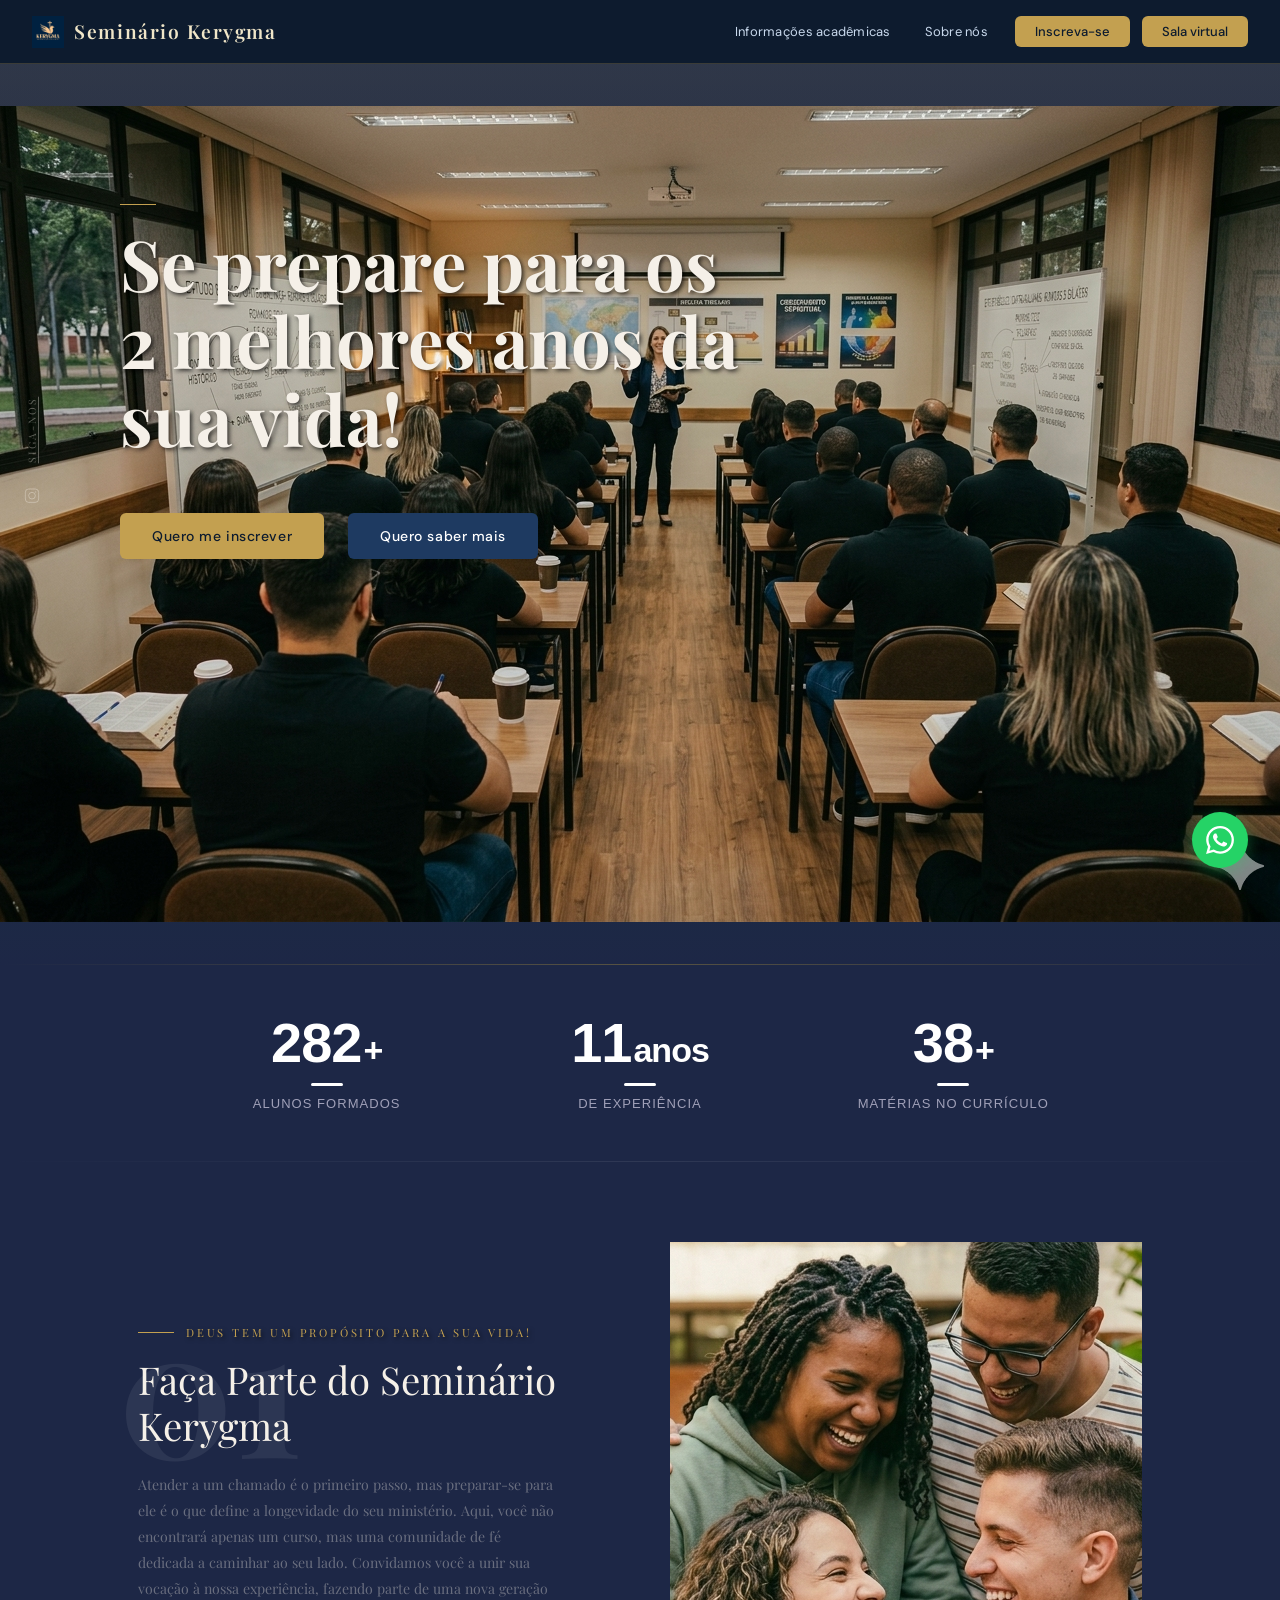
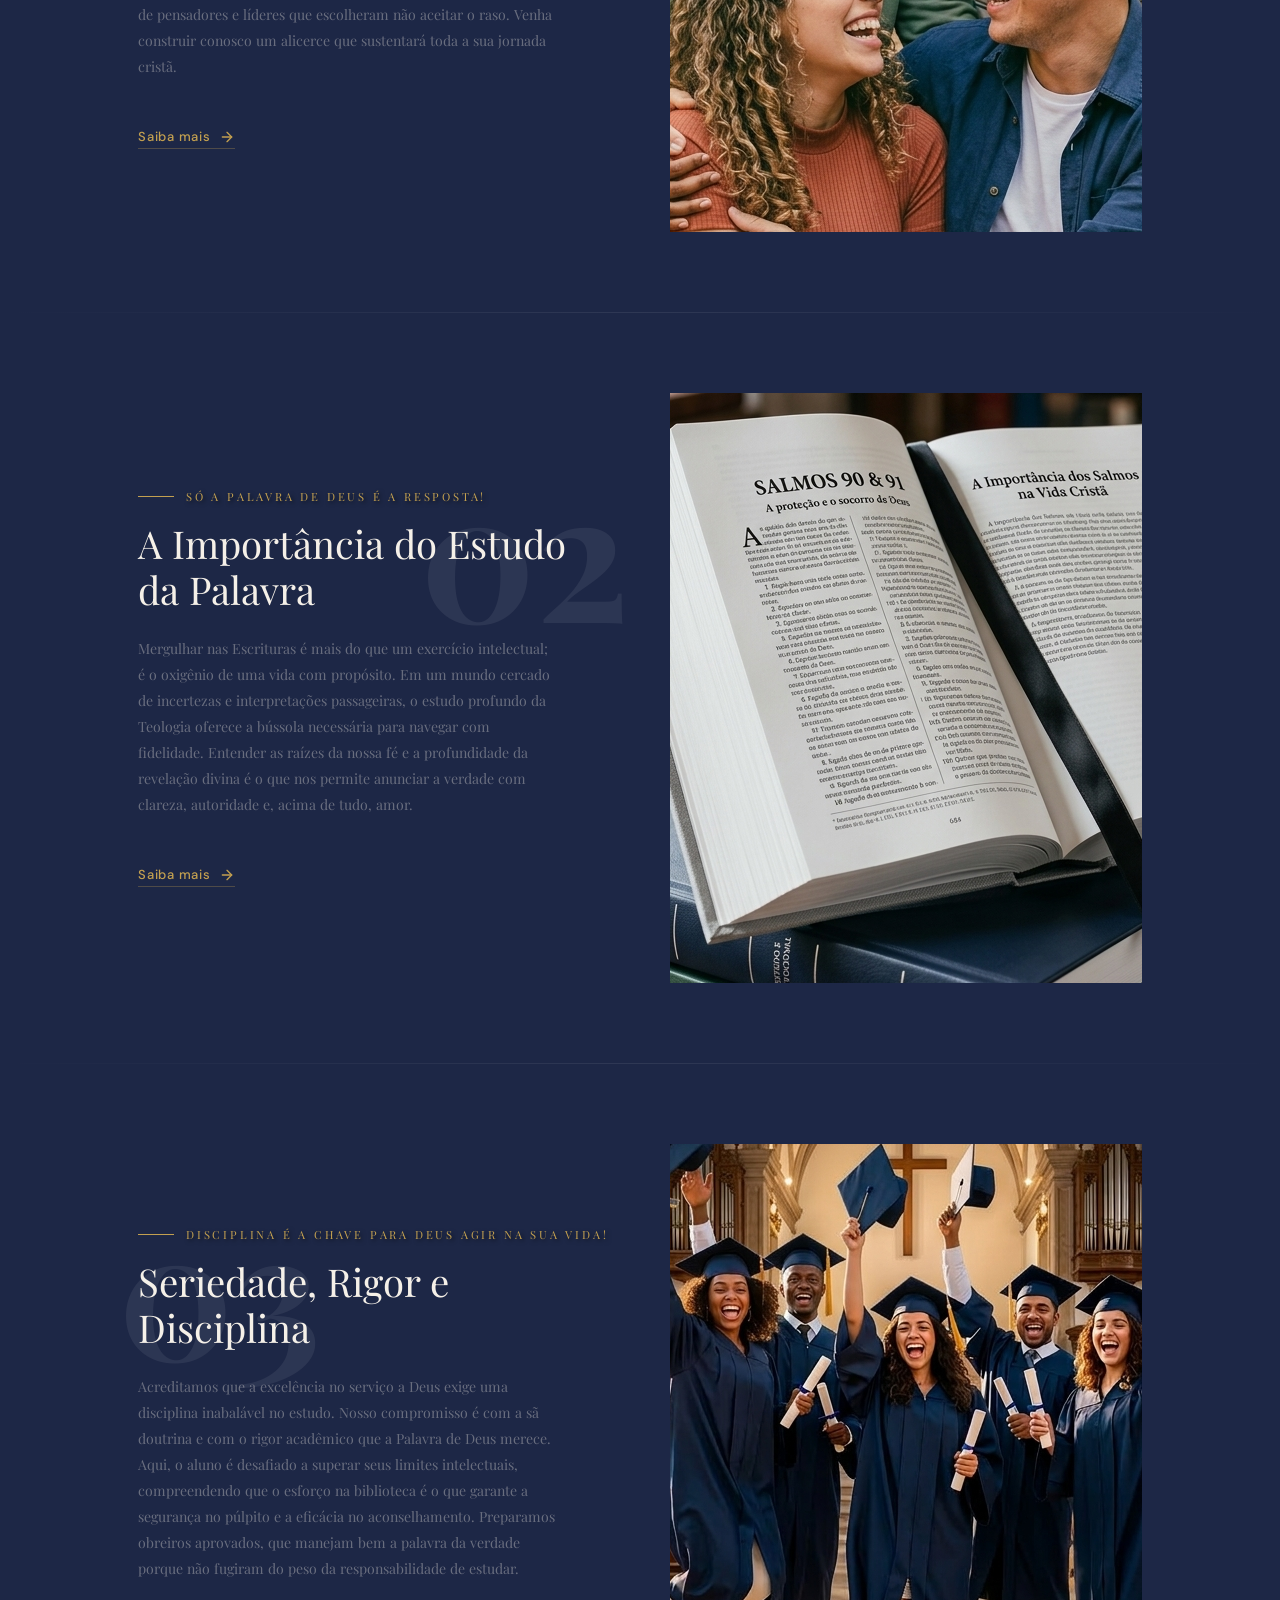
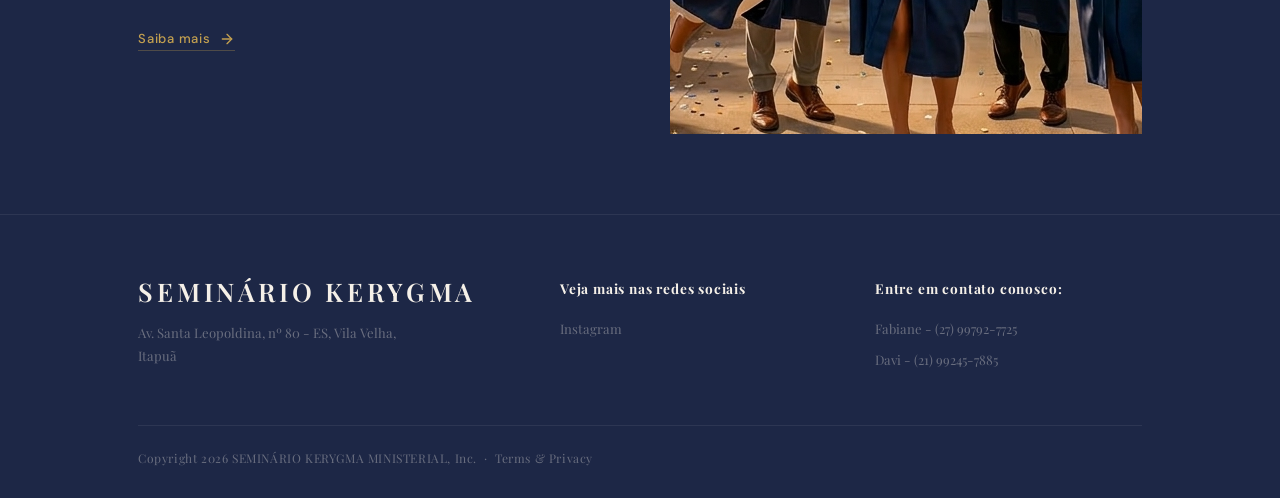
<file: index.html>
<!DOCTYPE html>
<html lang="pt-BR">
<head>
  <meta charset="UTF-8" />
  <meta name="viewport" content="width=device-width, initial-scale=1.0"/>
  <title>Seminário Kerygma</title>
 <link rel="stylesheet" href="css/global.css"/>
  <link rel="icon" href="./favicon/favicon.ico">
  <link href="https://fonts.googleapis.com/css2?family=Cormorant+Garamond:wght@500;600&family=DM+Sans:wght@400;500&display=swap" rel="stylesheet">
  <link href="https://fonts.googleapis.com/css2?family=Playfair+Display:ital,wght@0,400;0,700;1,400&family=Lato:wght@300;400;700&display=swap" rel="stylesheet"/>
</head>
<body>

  <!-- ─── NAV ─── -->
  <!-- <nav>
    <a href="/" class="nav-logo">SEMINÁRIO KERYGMA</a>
    <ul class="nav-links">
      <li><a href="#">Sala virtual</a></li>
      <li><a href="/about.html">Sobre nós</a></li>
      <li><a href="#">Informações acadêmicas</a></li>
    </ul>
 <a href="#" class="nav-account">
      <svg viewBox="0 0 24 24" fill="none" stroke="currentColor" stroke-width="1.5"><circle cx="12" cy="8" r="4"/><path d="M4 20c0-4 3.6-7 8-7s8 3 8 7"/></svg>
      Account
    </a> 
  </nav> -->

  <!-- <nav class="navbar">
  <span class="nav-logo">Seminário Kerygma</span>
  <div class="nav-links">
    <button class="nav-btn" onclick="location.href='#'">Sala virtual</button>
    <button class="nav-btn" onclick="location.href='about.html'">Sobre nós</button>
    <button class="nav-btn" onclick="location.href='#'">Informações acadêmicas</button>
    <button class="nav-cta" onclick="location.href='#'">Inscreva-se</button>
  </div>
</nav> -->



  <!-- ─── SIDEBAR SOCIAL ─── -->
  <div class="sidebar-social">
    <span class="sidebar-follow"><a href="https://www.instagram.com/seminariokerygma/">Siga-nos</a></span>
    <a href="https://www.instagram.com/seminariokerygma/" aria-label="Instagram">
      <svg viewBox="0 0 24 24" fill="none" stroke="currentColor" stroke-width="1.5"><rect x="2" y="2" width="20" height="20" rx="5"/><circle cx="12" cy="12" r="5"/><circle cx="17.5" cy="6.5" r="1" fill="currentColor" stroke="none"/></svg>
    </a>
    <!-- <a href="#" aria-label="Twitter / X">
      <svg viewBox="0 0 24 24" fill="currentColor"><path d="M18.244 2.25h3.308l-7.227 8.26 8.502 11.24H16.17l-4.714-6.231-5.401 6.231H2.747l7.73-8.835L2.25 2.25h6.896l4.262 5.636zm-1.161 17.52h1.833L7.084 4.126H5.117z"/></svg>
    </a> -->
  </div>

  <!-- ─── HERO ─── -->
  <section class="hero">
    <div class="hero-img-placeholder">
      <div class="img-placeholder-label">
        <!-- <span>Hero Image — 1440 × 900px recommended</span> -->
        <img src="./imagens/sala com mais resolucao.png" alt="">
      </div>
    </div>

    <!-- Slide indicator -->
    <!-- <div class="slide-indicator">
      <span class="active">Start</span>
      <div class="slide-line"></div>
      <span>01</span>
      <span>02</span>
    </div> -->

    <div class="hero-content">
      <div class="eyebrow">
        <div class="eyebrow-line"></div>
        <!-- <span>Invista no seu aprendizado</span> -->
      </div>
      <h1>Se prepare para os 2 melhores anos da sua vida!</h1>
      <a class="btn-hero-cta" href="./inscript/inscript.html">
        Quero me inscrever
      </a>
      <a class="btn-hero-info" href="./info/Info.html">
        Quero saber mais
      </a>
    </div>
  </section>

  <div class="section-divider-gold"></div>

  <!-- ========================================
     COUNTER UP — Seminário Kerygma
     ======================================== -->
 
<section class="counters-section">
  <div class="counters-grid">
 
    <div class="counter-item">
      <div class="counter-number">
        <span class="counter-val" data-target="300" data-duration="2000">0</span>
        <span class="counter-suffix">+</span>
      </div>
      <div class="counter-divider"></div>
      <div class="counter-label">Alunos formados</div>
    </div>
 
    <div class="counter-item">
      <div class="counter-number">
        <span class="counter-val" data-target="11" data-duration="1500">0</span>
        <span class="counter-suffix"> anos</span>
      </div>
      <div class="counter-divider"></div>
      <div class="counter-label">De experiência</div>
    </div>
 
    <div class="counter-item">
      <div class="counter-number">
        <span class="counter-val" data-target="40" data-duration="1800">0</span>
        <span class="counter-suffix">+</span>
      </div>
      <div class="counter-divider"></div>
      <div class="counter-label">Matérias no currículo</div>
    </div>
 
  </div>
</section>

<div class="section-divider"></div>


  <!-- ─── SECTION 01 ─── -->
  <section class="section" id="section-01">
    <div class="container">
      <div class="article-block reveal">
        <div class="article-text">
          <span class="article-num">01</span>
          <div class="eyebrow">
            <div class="eyebrow-line"></div>
            <span>Deus tem um propósito para a sua vida!</span>
          </div>
          <h2>Faça Parte do Seminário Kerygma</h2>
          <p>
            Atender a um chamado é o primeiro passo, mas preparar-se para ele é o que define a longevidade do seu ministério. Aqui, você não encontrará apenas um curso, mas uma comunidade de fé dedicada a caminhar ao seu lado. Convidamos você a unir sua vocação à nossa experiência, fazendo parte de uma nova geração de pensadores e líderes que escolheram não aceitar o raso. Venha construir conosco um alicerce que sustentará toda a sua jornada cristã.
          </p>
          <a class="btn-saiba-mais" href="./info/Info.html">
            Saiba mais
            <svg xmlns="http://www.w3.org/2000/svg" width="16" height="16" viewBox="0 0 24 24" fill="none" stroke="currentColor" stroke-width="2" stroke-linecap="round" stroke-linejoin="round">
              <line x1="5" y1="12" x2="19" y2="12"/>
              <polyline points="12 5 19 12 12 19"/>
            </svg>
          </a>
          <!-- <a href="#" class="read-more">
            read more
            <svg viewBox="0 0 24 24" fill="none" stroke="currentColor" stroke-width="1.5"><path d="M5 12h14M12 5l7 7-7 7"/></svg>
          </a> -->
        </div>

        <div class="article-photo">
          <div class="img-placeholder-label">
            <!-- <span>Photo — 560 × 700px</span> -->
            <img src="./imagens/amigos.png" alt="Alunos reunidos">
          </div>
        </div>
      </div>
    </div>
  </section>

  <div class="section-divider"></div>

  <!-- ─── SECTION 02 ─── -->
  <section class="section" id="section-02">
    <div class="container">
      <div class="article-block reverse reveal">
        <div class="article-photo">
          <div class="img-placeholder-label">
            <!-- <span>Photo — 560 × 700px</span> -->
            <img src="./imagens/biblia de estudos.png" alt="">
          </div>
        </div>

        <div class="article-text">
          <span class="article-num">02</span>
          <div class="eyebrow">
            <div class="eyebrow-line"></div>
            <span>Só a palavra de Deus é a resposta!</span>
          </div>
          <h2>A Importância do Estudo da Palavra</h2>
          <p>
            Mergulhar nas Escrituras é mais do que um exercício intelectual; é o oxigênio de uma vida com propósito. Em um mundo cercado de incertezas e interpretações passageiras, o estudo profundo da Teologia oferece a bússola necessária para navegar com fidelidade. Entender as raízes da nossa fé e a profundidade da revelação divina é o que nos permite anunciar a verdade com clareza, autoridade e, acima de tudo, amor.
          </p>
          <a class="btn-saiba-mais" href="./info/Info.html">
            Saiba mais
            <svg xmlns="http://www.w3.org/2000/svg" width="16" height="16" viewBox="0 0 24 24" fill="none" stroke="currentColor" stroke-width="2" stroke-linecap="round" stroke-linejoin="round">
              <line x1="5" y1="12" x2="19" y2="12"/>
              <polyline points="12 5 19 12 12 19"/>
            </svg>
          </a>
          <!-- <a href="#" class="read-more">
            read more
            <svg viewBox="0 0 24 24" fill="none" stroke="currentColor" stroke-width="1.5"><path d="M5 12h14M12 5l7 7-7 7"/></svg>
          </a> -->
        </div>
      </div>
    </div>
  </section>

  <div class="section-divider"></div>

  <!-- ─── SECTION 03 ─── -->
  <section class="section" id="section-03">
    <div class="container">
      <div class="article-block reveal">
        <div class="article-text">
          <span class="article-num">03</span>
          <div class="eyebrow">
            <div class="eyebrow-line"></div>
            <span>Disciplina é a chave para Deus agir na sua vida!</span>
          </div>
          <h2>Seriedade, Rigor e Disciplina</h2>
          <p>
            Acreditamos que a excelência no serviço a Deus exige uma disciplina inabalável no estudo. Nosso compromisso é com a sã doutrina e com o rigor acadêmico que a Palavra de Deus merece. Aqui, o aluno é desafiado a superar seus limites intelectuais, compreendendo que o esforço na biblioteca é o que garante a segurança no púlpito e a eficácia no aconselhamento. Preparamos obreiros aprovados, que manejam bem a palavra da verdade porque não fugiram do peso da responsabilidade de estudar.
          </p>
          <a class="btn-saiba-mais" href="./info/Info.html">
            Saiba mais
            <svg xmlns="http://www.w3.org/2000/svg" width="16" height="16" viewBox="0 0 24 24" fill="none" stroke="currentColor" stroke-width="2" stroke-linecap="round" stroke-linejoin="round">
              <line x1="5" y1="12" x2="19" y2="12"/>
              <polyline points="12 5 19 12 12 19"/>
            </svg>
          </a>
          <!-- <a href="#" class="read-more">
            read more
            <svg viewBox="0 0 24 24" fill="none" stroke="currentColor" stroke-width="1.5"><path d="M5 12h14M12 5l7 7-7 7"/></svg>
          </a> -->
        </div>

        <div class="article-photo">
          <div class="img-placeholder-label">
            <!-- <span>Photo — 560 × 700px</span> -->
             <img src="./imagens/formatura na igreja.png" alt="">
          </div>
        </div>
      </div>
    </div>
  </section>

  <!-- ─── FOOTER ─── -->
  

  <!-- ─── SCROLL REVEAL ─── -->
  <script>
    const reveals = document.querySelectorAll('.reveal');
    const observer = new IntersectionObserver((entries) => {
      entries.forEach(e => {
        if (e.isIntersecting) {
          e.target.classList.add('visible');
          observer.unobserve(e.target);
        }
      });
    }, { threshold: 0.15 });
    reveals.forEach(el => observer.observe(el));
  </script>

  <!-- ========== SCRIPT ========== -->
<script>
  /* Curva de desaceleração suave no final */
  function easeOutExpo(t) {
    return t === 1 ? 1 : 1 - Math.pow(2, -10 * t);
  }
 
  /* Anima um único elemento contador */
  function animateCounter(el) {
    const target   = parseInt(el.dataset.target);
    const duration = parseInt(el.dataset.duration);
    const start    = performance.now();
 
    function step(now) {
      const elapsed  = now - start;
      const progress = Math.min(elapsed / duration, 1);
      el.textContent = Math.round(easeOutExpo(progress) * target);
      if (progress < 1) requestAnimationFrame(step);
    }
    requestAnimationFrame(step);
  }
 
  /* Dispara quando a seção entra na tela (IntersectionObserver) */
  const Observer = new IntersectionObserver(function(entries) {
    entries.forEach(function(entry) {
      if (entry.isIntersecting) {
        document.querySelectorAll('.counter-val').forEach(animateCounter);
        Observer.disconnect(); /* roda só uma vez */
      }
    });
  }, { threshold: 0.3 });
 
  Observer.observe(document.querySelector('.counters-section'));
</script>

  <script src="navbar.js"></script>
  <script src="footer.js"></script>

  <!-- whatsapp button -->
  <a class="btn-whatsapp" href="https://wa.me/5527997927725" target="_blank" rel="noopener" aria-label="Falar no WhatsApp">
  <svg xmlns="http://www.w3.org/2000/svg" width="28" height="28" viewBox="0 0 24 24" fill="currentColor">
    <path d="M17.472 14.382c-.297-.149-1.758-.867-2.03-.967-.273-.099-.471-.148-.67.15-.197.297-.767.966-.94 1.164-.173.199-.347.223-.644.075-.297-.15-1.255-.463-2.39-1.475-.883-.788-1.48-1.761-1.653-2.059-.173-.297-.018-.458.13-.606.134-.133.298-.347.446-.52.149-.174.198-.298.298-.497.099-.198.05-.371-.025-.52-.075-.149-.669-1.612-.916-2.207-.242-.579-.487-.5-.669-.51-.173-.008-.371-.01-.57-.01-.198 0-.52.074-.792.372-.272.297-1.04 1.016-1.04 2.479 0 1.462 1.065 2.875 1.213 3.074.149.198 2.096 3.2 5.077 4.487.709.306 1.262.489 1.694.625.712.227 1.36.195 1.871.118.571-.085 1.758-.719 2.006-1.413.248-.694.248-1.289.173-1.413-.074-.124-.272-.198-.57-.347m-5.421 7.403h-.004a9.87 9.87 0 01-5.031-1.378l-.361-.214-3.741.982.998-3.648-.235-.374a9.86 9.86 0 01-1.51-5.26c.001-5.45 4.436-9.884 9.888-9.884 2.64 0 5.122 1.03 6.988 2.898a9.825 9.825 0 012.893 6.994c-.003 5.45-4.437 9.884-9.885 9.884m8.413-18.297A11.815 11.815 0 0012.05 0C5.495 0 .16 5.335.157 11.892c0 2.096.547 4.142 1.588 5.945L.057 24l6.305-1.654a11.882 11.882 0 005.683 1.448h.005c6.554 0 11.89-5.335 11.893-11.893a11.821 11.821 0 00-3.48-8.413z"/>
  </svg>
</a>

</body>
</html>
</file>
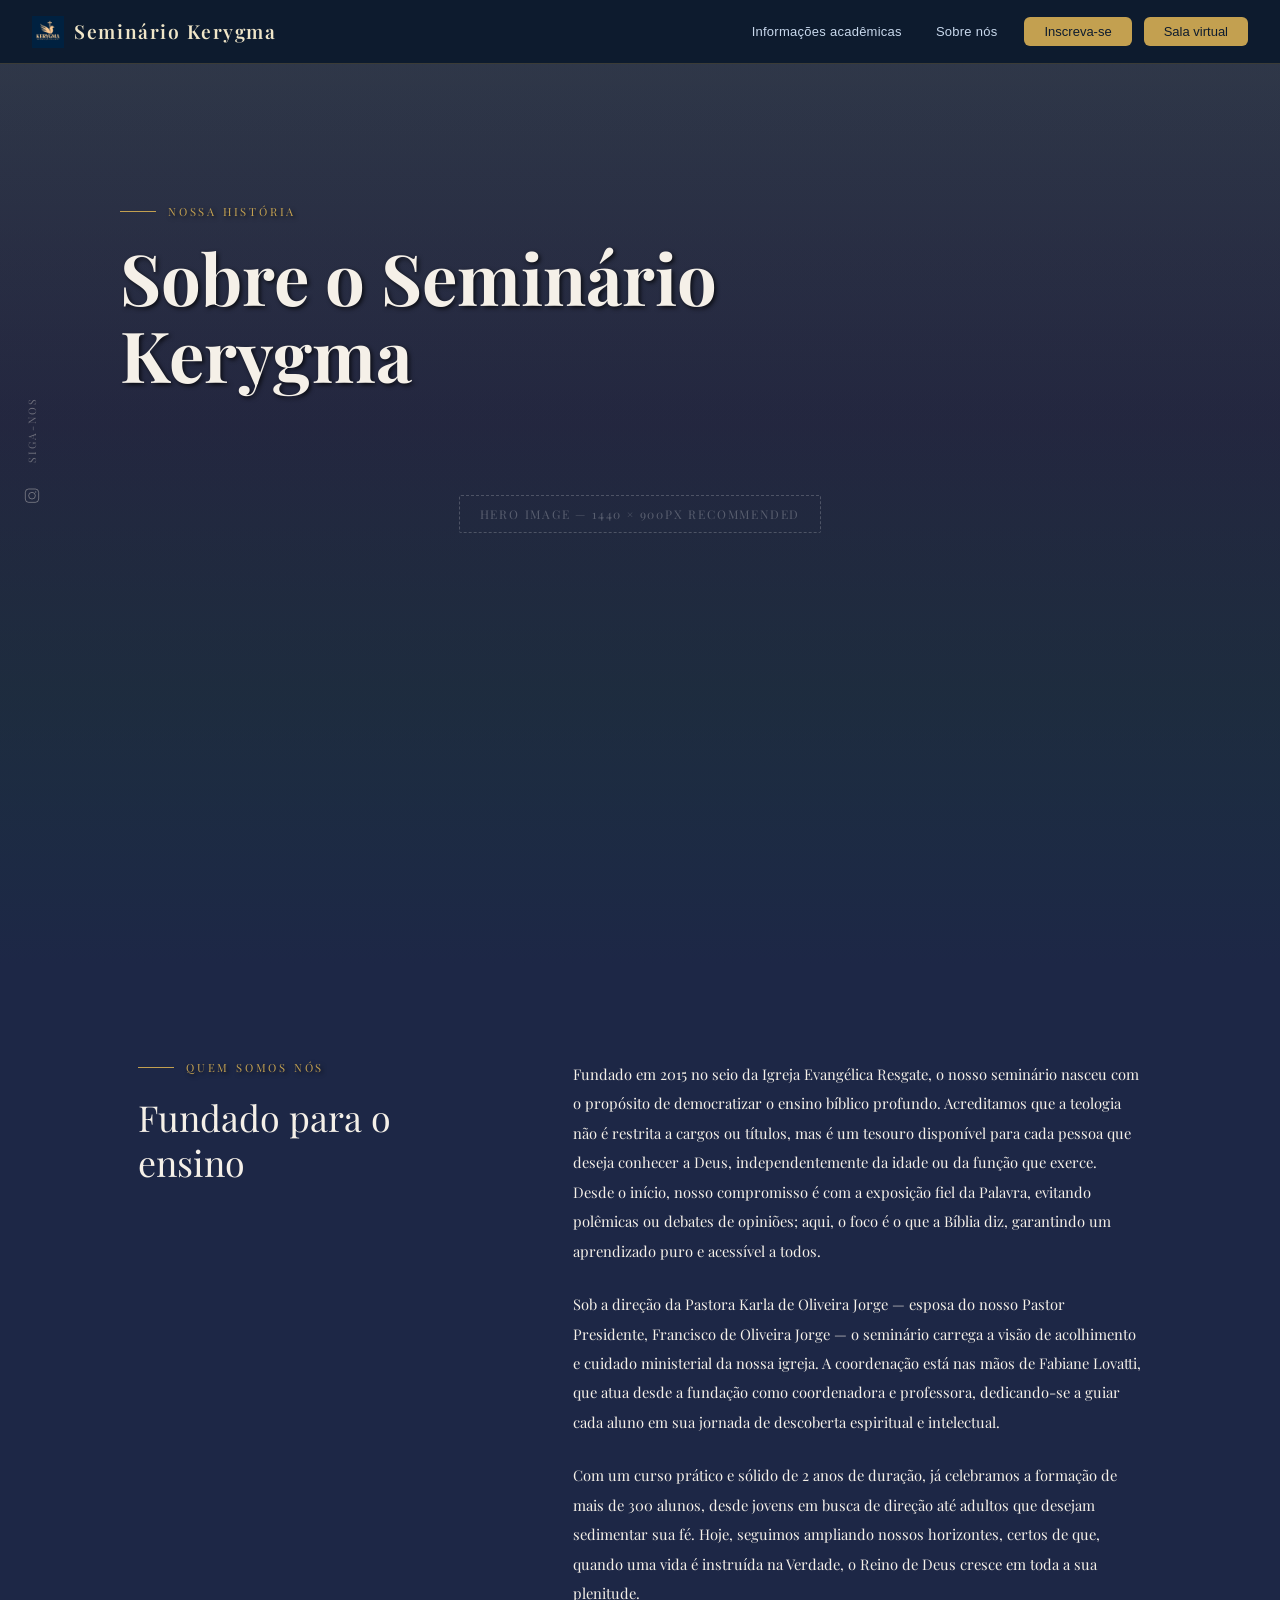
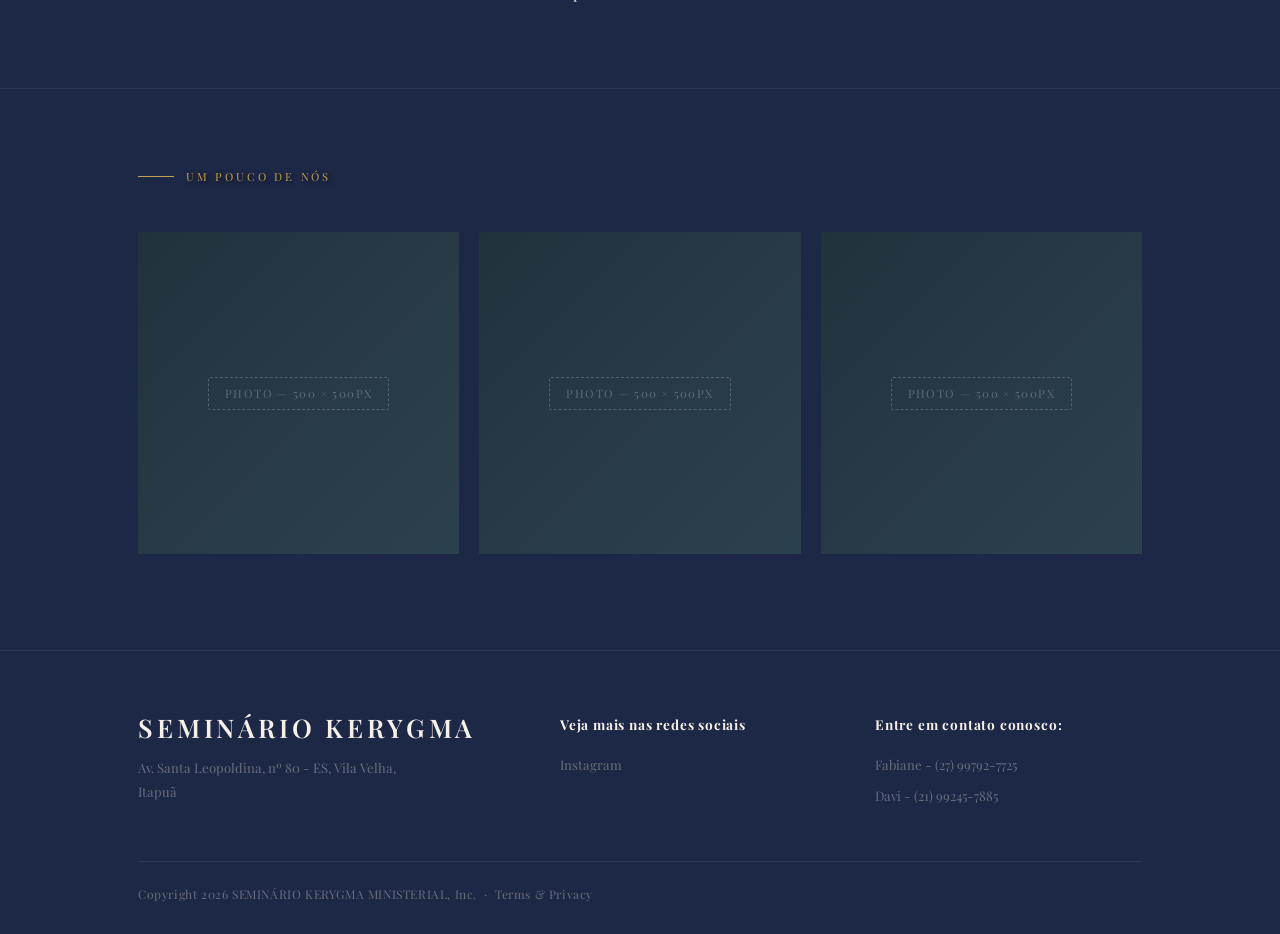
<file: about.html>
<!DOCTYPE html>
<html lang="en">
<head>
  <meta charset="UTF-8" />
  <meta name="viewport" content="width=device-width, initial-scale=1.0"/>
  <title>Sobre nós - Seminário Kerygma</title>
  <link rel="icon" href="/favicon/favicon.ico">
  <link rel="stylesheet" href="css/global.css"/>
  <link href="https://fonts.googleapis.com/css2?family=Playfair+Display:ital,wght@0,400;0,700;1,400&family=Lato:wght@300;400;700&display=swap" rel="stylesheet"/>
    
</head>
<body>

  <!-- ─── NAV ─── -->
  <!-- <nav>
    <a href="/" class="nav-logo">SEMINÁRIO KERYGMA</a>
    <ul class="nav-links">
      <li><a href="#">Sala virtual</a></li>
      <li><a href="/about.html">Sobre nós</a></li>
      <li><a href="#">Grade de matérias</a></li>
    </ul>
   <a href="#" class="nav-account">
      <svg viewBox="0 0 24 24" fill="none" stroke="currentColor" stroke-width="1.5"><circle cx="12" cy="8" r="4"/><path d="M4 20c0-4 3.6-7 8-7s8 3 8 7"/></svg>
      Account
    </a> 
  </nav> -->

  <!-- ─── SIDEBAR SOCIAL ─── -->
  <div class="sidebar-social">
    <span class="sidebar-follow">Siga-nos</span>
    <a href="https://www.instagram.com/seminariokerygma/" aria-label="Instagram">
      <svg viewBox="0 0 24 24" fill="none" stroke="currentColor" stroke-width="1.5"><rect x="2" y="2" width="20" height="20" rx="5"/><circle cx="12" cy="12" r="5"/><circle cx="17.5" cy="6.5" r="1" fill="currentColor" stroke="none"/></svg>
    </a>
    <!-- <a href="#" aria-label="Twitter / X">
      <svg viewBox="0 0 24 24" fill="currentColor"><path d="M18.244 2.25h3.308l-7.227 8.26 8.502 11.24H16.17l-4.714-6.231-5.401 6.231H2.747l7.73-8.835L2.25 2.25h6.896l4.262 5.636zm-1.161 17.52h1.833L7.084 4.126H5.117z"/></svg>
    </a> -->
  </div>

  <!-- ─── HERO ─── -->
  <header class="hero">
    <div class="hero-bg">
      <div class="hero-placeholder-label">
        <span>Hero Image — 1440 × 900px recommended</span>
      </div>
    </div>

    <div class="hero-content">
      <div class="eyebrow">
        <div class="eyebrow-line"></div>
        <span>Nossa história</span>
      </div>
      <h1>Sobre o Seminário Kerygma</h1>
    </div>
  </header>

  <!-- ─── MAIN ─── -->
  <main>

    <!-- PARAGRAPH SECTION -->
    <section class="about-text">
      <div class="container">
        <div class="about-text-inner">

          <div class="about-text-left reveal">
            <div class="eyebrow">
              <div class="eyebrow-line"></div>
              <span>Quem somos nós</span>
            </div>
            <h2>Fundado para o ensino</h2>
          </div>

          <div class="about-text-right reveal reveal-delay-1">
            <p>
              Fundado em 2015 no seio da Igreja Evangélica Resgate, o nosso seminário nasceu com o propósito de democratizar o ensino bíblico profundo. Acreditamos que a teologia não é restrita a cargos ou títulos, mas é um tesouro disponível para cada pessoa que deseja conhecer a Deus, independentemente da idade ou da função que exerce. Desde o início, nosso compromisso é com a exposição fiel da Palavra, evitando polêmicas ou debates de opiniões; aqui, o foco é o que a Bíblia diz, garantindo um aprendizado puro e acessível a todos.
            </p>
            <p>
              Sob a direção da Pastora Karla de Oliveira Jorge — esposa do nosso Pastor Presidente, Francisco de Oliveira Jorge — o seminário carrega a visão de acolhimento e cuidado ministerial da nossa igreja. A coordenação está nas mãos de Fabiane Lovatti, que atua desde a fundação como coordenadora e professora, dedicando-se a guiar cada aluno em sua jornada de descoberta espiritual e intelectual.
            </p>
            <p>
             Com um curso prático e sólido de 2 anos de duração, já celebramos a formação de mais de 300 alunos, desde jovens em busca de direção até adultos que desejam sedimentar sua fé. Hoje, seguimos ampliando nossos horizontes, certos de que, quando uma vida é instruída na Verdade, o Reino de Deus cresce em toda a sua plenitude.
            </p>
          </div>

        </div>
      </div>
    </section>

    <!-- PHOTO GRID -->
    <section class="photo-grid-section">
      <div class="container">

        <div class="photo-grid-header reveal">
          <div class="eyebrow">
            <div class="eyebrow-line"></div>
            <span>Um pouco de nós</span>
          </div>
        </div>

        <div class="photo-grid">
          <div class="photo-item reveal reveal-delay-1">
            <div class="photo-placeholder">
              <span>Photo — 500 × 500px</span>
            </div>
          </div>
          <div class="photo-item reveal reveal-delay-2">
            <div class="photo-placeholder">
              <span>Photo — 500 × 500px</span>
            </div>
          </div>
          <div class="photo-item reveal reveal-delay-3">
            <div class="photo-placeholder">
              <span>Photo — 500 × 500px</span>
            </div>
          </div>
        </div>

      </div>
    </section>

  </main>

  <!-- ─── SCROLL REVEAL ─── -->
  <script>
    const reveals = document.querySelectorAll('.reveal');
    const observer = new IntersectionObserver((entries) => {
      entries.forEach(e => {
        if (e.isIntersecting) {
          e.target.classList.add('visible');
          observer.unobserve(e.target);
        }
      });
    }, { threshold: 0.12 });
    reveals.forEach(el => observer.observe(el));
  </script>

  <script src="navbar.js"></script>
  <script src="footer.js"></script>

</body>
</html>
</file>
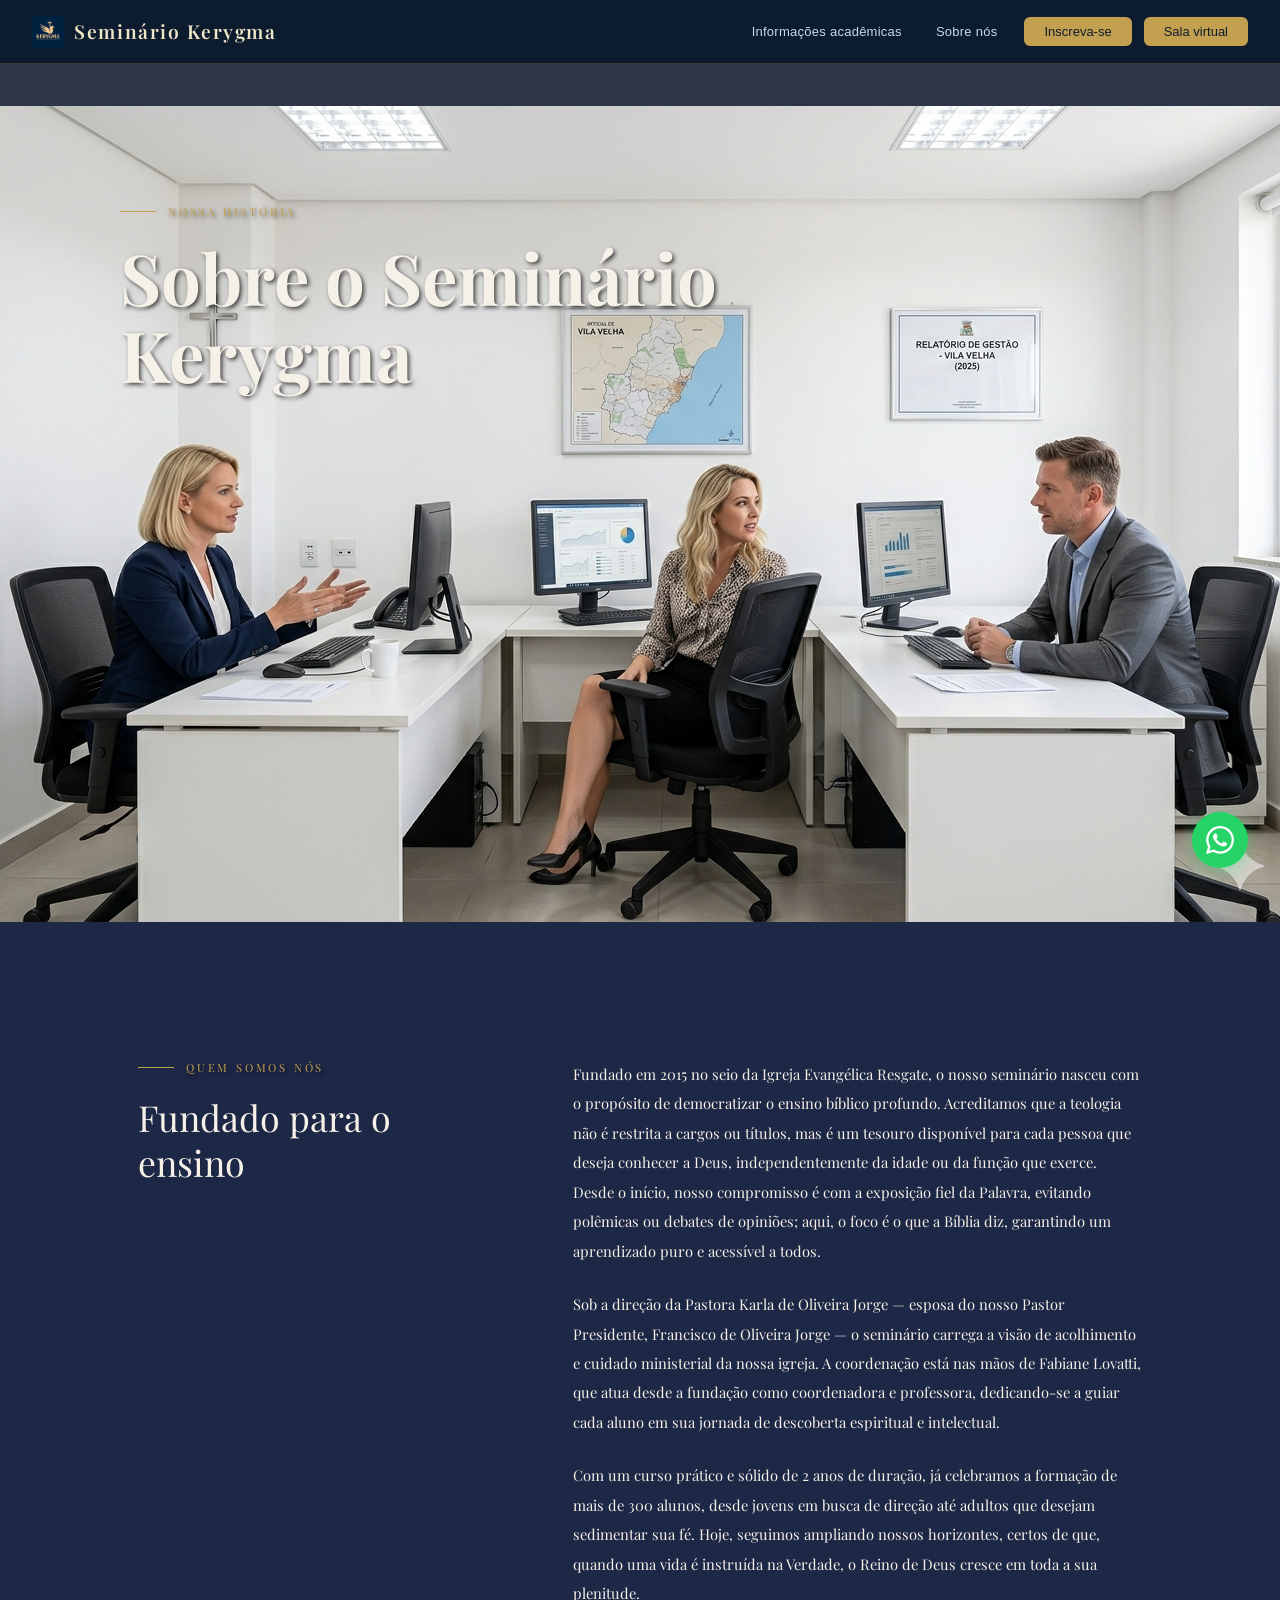
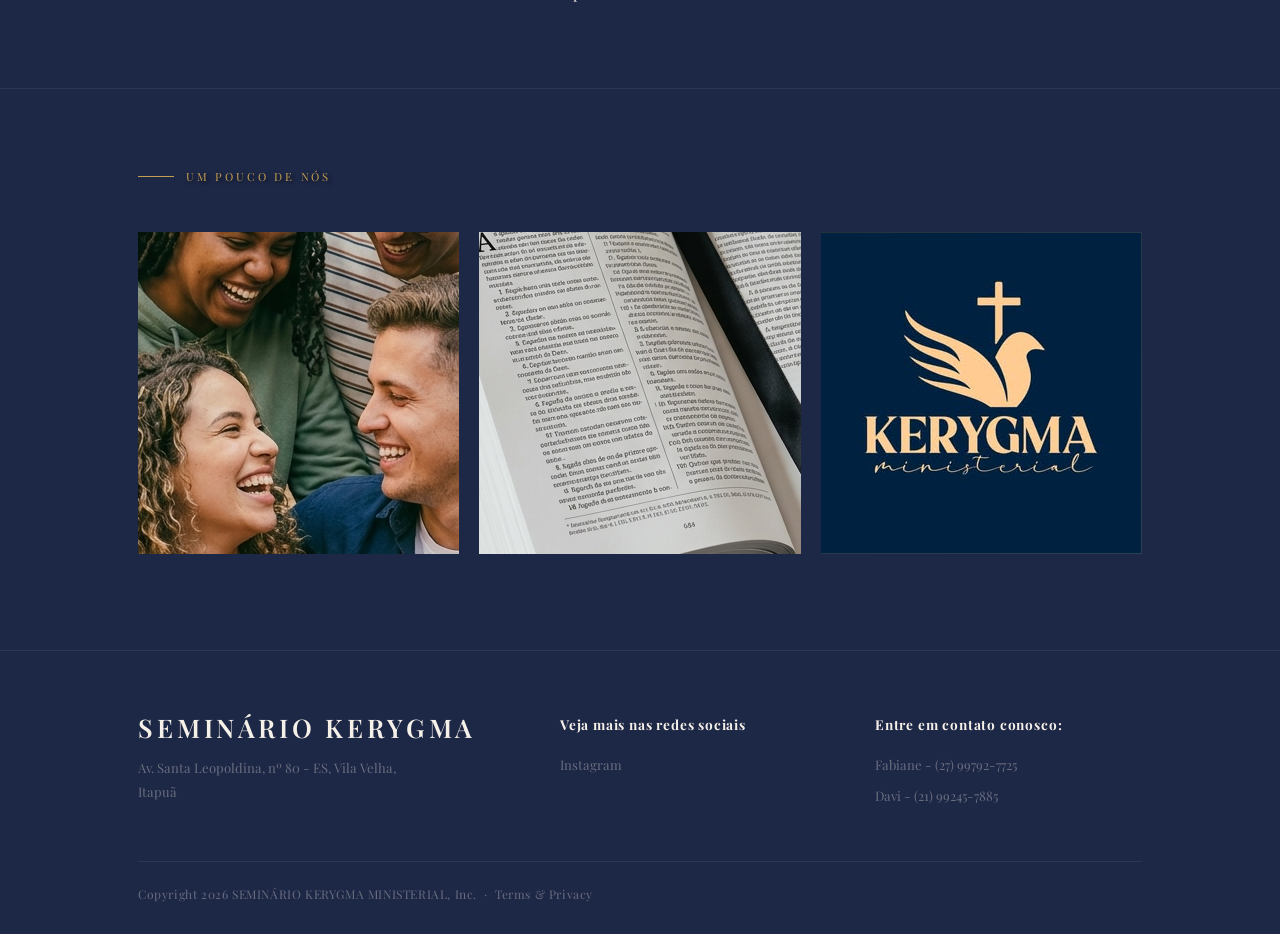
<file: about/about.html>
<!DOCTYPE html>
<html lang="pt-BR">
<head>
  <meta charset="UTF-8" />
  <meta name="viewport" content="width=device-width, initial-scale=1.0"/>
  <title>Sobre nós - Seminário Kerygma</title>
  <link rel="icon" href="../favicon/favicon.ico">
  <link rel="stylesheet" href="../css/global.css"/>
  <link href="https://fonts.googleapis.com/css2?family=Playfair+Display:ital,wght@0,400;0,700;1,400&family=Lato:wght@300;400;700&display=swap" rel="stylesheet"/>
    
</head>
<body>

  <!-- ─── NAV ─── -->
  <!-- <nav>
    <a href="/" class="nav-logo">SEMINÁRIO KERYGMA</a>
    <ul class="nav-links">
      <li><a href="#">Sala virtual</a></li>
      <li><a href="/about.html">Sobre nós</a></li>
      <li><a href="#">Grade de matérias</a></li>
    </ul>
   <a href="#" class="nav-account">
      <svg viewBox="0 0 24 24" fill="none" stroke="currentColor" stroke-width="1.5"><circle cx="12" cy="8" r="4"/><path d="M4 20c0-4 3.6-7 8-7s8 3 8 7"/></svg>
      Account
    </a> 
  </nav> -->

  <!-- ─── SIDEBAR SOCIAL ─── -->
  <div class="sidebar-social">
    <span class="sidebar-follow">Siga-nos</span>
    <a href="https://www.instagram.com/seminariokerygma/" aria-label="Instagram">
      <svg viewBox="0 0 24 24" fill="none" stroke="currentColor" stroke-width="1.5"><rect x="2" y="2" width="20" height="20" rx="5"/><circle cx="12" cy="12" r="5"/><circle cx="17.5" cy="6.5" r="1" fill="currentColor" stroke="none"/></svg>
    </a>
    <!-- <a href="#" aria-label="Twitter / X">
      <svg viewBox="0 0 24 24" fill="currentColor"><path d="M18.244 2.25h3.308l-7.227 8.26 8.502 11.24H16.17l-4.714-6.231-5.401 6.231H2.747l7.73-8.835L2.25 2.25h6.896l4.262 5.636zm-1.161 17.52h1.833L7.084 4.126H5.117z"/></svg>
    </a> -->
  </div>

  <!-- ─── HERO ─── -->
  <header class="hero">
    <div class="hero-bg">
      <div class="hero-placeholder-label">
        <!-- <span>Hero Image — 1440 × 900px recommended</span> -->
        <img src="../imagens/Diretoria Kerygma.png" alt="Sala de aula">
      </div>
    </div>

    <div class="hero-content">
      <div class="eyebrow">
        <div class="eyebrow-line"></div>
        <span>Nossa história</span>
      </div>
      <h1>Sobre o Seminário Kerygma</h1>
    </div>
  </header>

  <!-- ─── MAIN ─── -->
  <main>

    <!-- PARAGRAPH SECTION -->
    <section class="about-text">
      <div class="container">
        <div class="about-text-inner">

          <div class="about-text-left reveal">
            <div class="eyebrow">
              <div class="eyebrow-line"></div>
              <span>Quem somos nós</span>
            </div>
            <h2>Fundado para o ensino</h2>
          </div>

          <div class="about-text-right reveal reveal-delay-1">
            <p>
              Fundado em 2015 no seio da Igreja Evangélica Resgate, o nosso seminário nasceu com o propósito de democratizar o ensino bíblico profundo. Acreditamos que a teologia não é restrita a cargos ou títulos, mas é um tesouro disponível para cada pessoa que deseja conhecer a Deus, independentemente da idade ou da função que exerce. Desde o início, nosso compromisso é com a exposição fiel da Palavra, evitando polêmicas ou debates de opiniões; aqui, o foco é o que a Bíblia diz, garantindo um aprendizado puro e acessível a todos.
            </p>
            <p>
              Sob a direção da Pastora Karla de Oliveira Jorge — esposa do nosso Pastor Presidente, Francisco de Oliveira Jorge — o seminário carrega a visão de acolhimento e cuidado ministerial da nossa igreja. A coordenação está nas mãos de Fabiane Lovatti, que atua desde a fundação como coordenadora e professora, dedicando-se a guiar cada aluno em sua jornada de descoberta espiritual e intelectual.
            </p>
            <p>
             Com um curso prático e sólido de 2 anos de duração, já celebramos a formação de mais de 300 alunos, desde jovens em busca de direção até adultos que desejam sedimentar sua fé. Hoje, seguimos ampliando nossos horizontes, certos de que, quando uma vida é instruída na Verdade, o Reino de Deus cresce em toda a sua plenitude.
            </p>
          </div>

        </div>
      </div>
    </section>

    <!-- PHOTO GRID -->
    <section class="photo-grid-section">
      <div class="container">

        <div class="photo-grid-header reveal">
          <div class="eyebrow">
            <div class="eyebrow-line"></div>
            <span>Um pouco de nós</span>
          </div>
        </div>

        <div class="photo-grid">
          <div class="photo-item reveal reveal-delay-1">
            <div class="photo-placeholder">
              <!-- <span>Photo — 500 × 500px</span> -->
               <img src="../imagens/amigos.png" alt="">
            </div>
          </div>
          <div class="photo-item reveal reveal-delay-2">
            <div class="photo-placeholder">
              <!-- <span>Photo — 500 × 500px</span> -->
               <img src="../imagens/biblia de estudos.png" alt="">
            </div>
          </div>
          <div class="photo-item reveal reveal-delay-3">
            <div class="photo-placeholder">
              <!-- <span>Photo — 500 × 500px</span> -->
               <img src="../imagens/logoInsta.jpg" alt="">
            </div>
          </div>
        </div>

      </div>
    </section>

  </main>

  <!-- ─── SCROLL REVEAL ─── -->
  <script>
    const reveals = document.querySelectorAll('.reveal');
    const observer = new IntersectionObserver((entries) => {
      entries.forEach(e => {
        if (e.isIntersecting) {
          e.target.classList.add('visible');
          observer.unobserve(e.target);
        }
      });
    }, { threshold: 0.12 });
    reveals.forEach(el => observer.observe(el));
  </script>

  <script src="../navbar.js"></script>
  <script src="../footer.js"></script>

  <!-- whatsapp button -->
  <a class="btn-whatsapp" href="https://wa.me/5527997927725" target="_blank" rel="noopener" aria-label="Falar no WhatsApp">
  <svg xmlns="http://www.w3.org/2000/svg" width="28" height="28" viewBox="0 0 24 24" fill="currentColor">
    <path d="M17.472 14.382c-.297-.149-1.758-.867-2.03-.967-.273-.099-.471-.148-.67.15-.197.297-.767.966-.94 1.164-.173.199-.347.223-.644.075-.297-.15-1.255-.463-2.39-1.475-.883-.788-1.48-1.761-1.653-2.059-.173-.297-.018-.458.13-.606.134-.133.298-.347.446-.52.149-.174.198-.298.298-.497.099-.198.05-.371-.025-.52-.075-.149-.669-1.612-.916-2.207-.242-.579-.487-.5-.669-.51-.173-.008-.371-.01-.57-.01-.198 0-.52.074-.792.372-.272.297-1.04 1.016-1.04 2.479 0 1.462 1.065 2.875 1.213 3.074.149.198 2.096 3.2 5.077 4.487.709.306 1.262.489 1.694.625.712.227 1.36.195 1.871.118.571-.085 1.758-.719 2.006-1.413.248-.694.248-1.289.173-1.413-.074-.124-.272-.198-.57-.347m-5.421 7.403h-.004a9.87 9.87 0 01-5.031-1.378l-.361-.214-3.741.982.998-3.648-.235-.374a9.86 9.86 0 01-1.51-5.26c.001-5.45 4.436-9.884 9.888-9.884 2.64 0 5.122 1.03 6.988 2.898a9.825 9.825 0 012.893 6.994c-.003 5.45-4.437 9.884-9.885 9.884m8.413-18.297A11.815 11.815 0 0012.05 0C5.495 0 .16 5.335.157 11.892c0 2.096.547 4.142 1.588 5.945L.057 24l6.305-1.654a11.882 11.882 0 005.683 1.448h.005c6.554 0 11.89-5.335 11.893-11.893a11.821 11.821 0 00-3.48-8.413z"/>
  </svg>
</a>

</body>
</html>
</file>
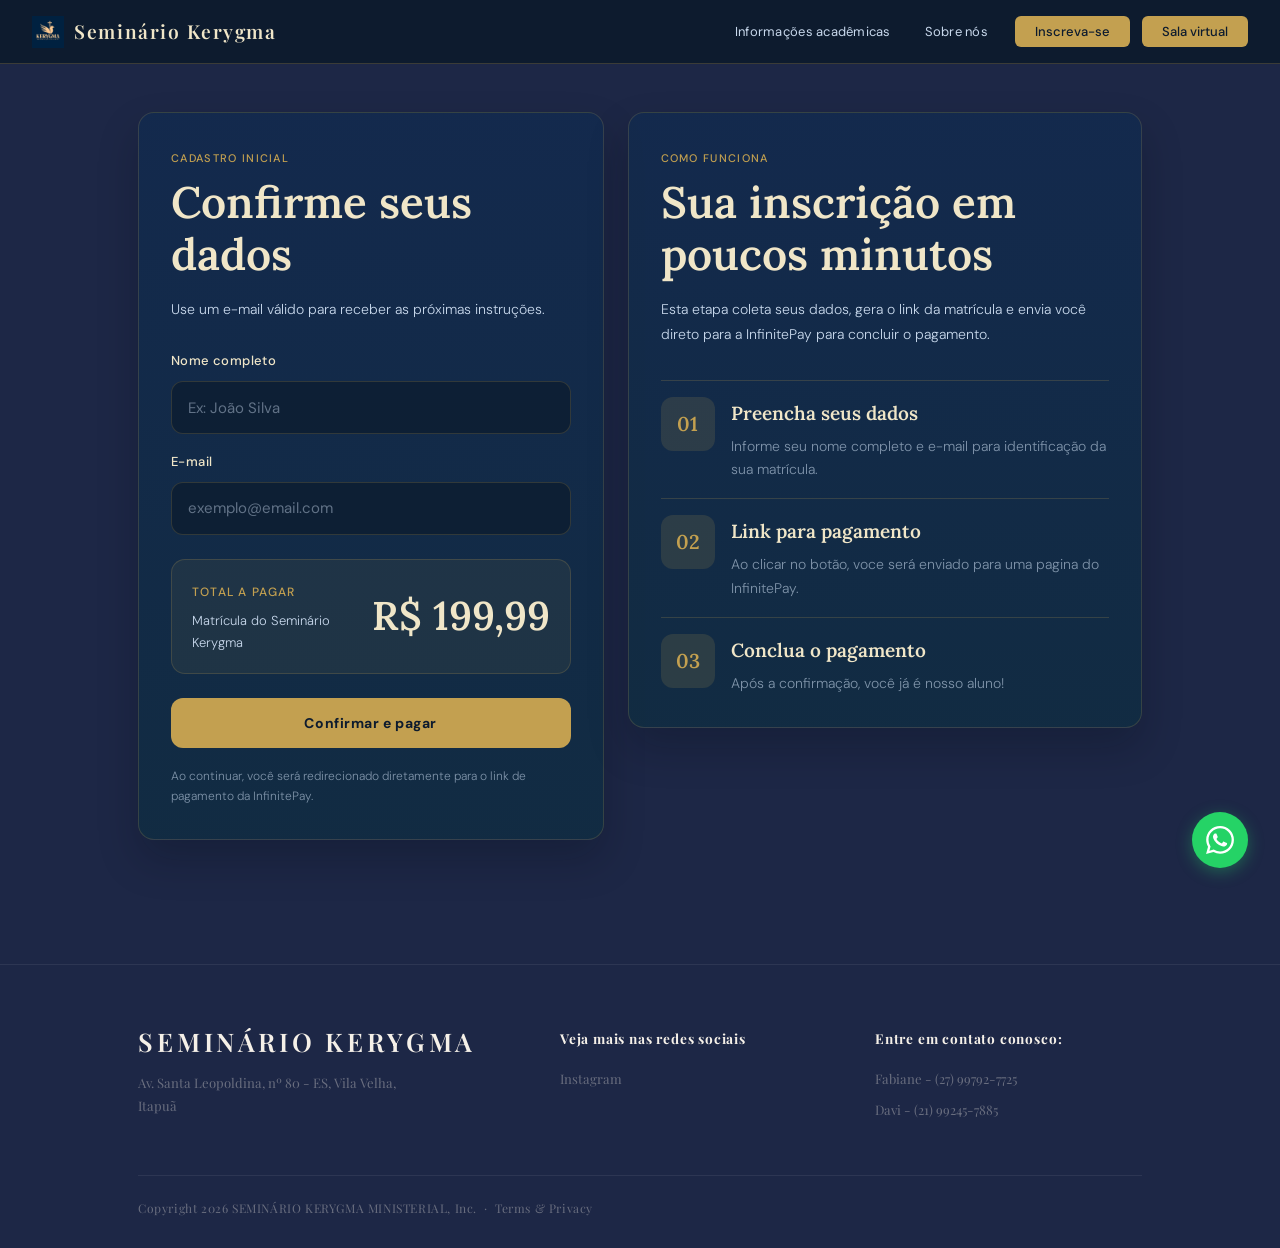
<file: inscript/inscript.html>
<!DOCTYPE html>
<html lang="pt-BR">
<head>
    <meta charset="UTF-8">
    <meta name="viewport" content="width=device-width, initial-scale=1.0">
    <title>Inscrição - Seminário Kerygma</title>
    <link rel="stylesheet" href="../css/global.css"/>
    <link rel="icon" href="../favicon/favicon.ico">
    <link href="https://fonts.googleapis.com/css2?family=Lora:ital,wght@0,400;0,600;1,400&family=DM+Sans:wght@300;400;500&display=swap" rel="stylesheet"/>
    <link href="https://fonts.googleapis.com/css2?family=Cormorant+Garamond:wght@500;600&family=DM+Sans:wght@400;500&display=swap" rel="stylesheet">
    <link href="https://fonts.googleapis.com/css2?family=Playfair+Display:ital,wght@0,400;0,700;1,400&family=Lato:wght@300;400;700&display=swap" rel="stylesheet"/>
</head>
<body>
    <main class="academico-page inscription-page">

        <!-- <section class="section-hero-academico inscription-hero">
            <span class="section-label">Inscrições abertas</span>
        </section> -->

        <section class="inscription-section">
            <div class="container">
                <div class="inscription-grid">
                    

                    <section class="inscription-panel inscription-panel--form">
                        <div class="form-header">
                            <span class="section-label">Cadastro inicial</span>
                            <h2 class="section-title">Confirme seus dados</h2>
                            <p class="inscription-copy">
                                Use um e-mail válido para receber as próximas instruções.
                            </p>
                        </div>

                        <form id="registrationForm" class="registration-form">
                            <div class="input-group">
                                <label for="userName">Nome completo</label>
                                <input  type="text" id="userName" autocomplete="name" placeholder="Ex: João Silva" required>
                            </div>

                            <div class="input-group">
                                <label for="userEmail">E-mail</label>
                                <input inputmode="email" type="email" id="userEmail" autocomplete="email" placeholder="exemplo@email.com" required>
                            </div>

                            <div class="payment-details">
                                <div>
                                    <span class="payment-label">Total a pagar</span>
                                    <p class="payment-caption">Matrícula do Seminário Kerygma</p>
                                </div>
                                <span class="price">R$ 199,99</span>
                            </div>

                            <button type="submit" id="btnPay" class="registration-submit">
                                <span id="btnText">Confirmar e pagar</span>
                            </button>

                            <p class="inscription-disclaimer">
                                Ao continuar, você será redirecionado diretamente para o link de pagamento da InfinitePay.
                            </p>
                        </form>

                        <div id="messageArea" class="message-area" role="alert" aria-live="polite"></div>
                    </section>


                    <aside class="inscription-panel inscription-panel--info">
                        <span class="section-label">Como funciona</span>
                        <h2 class="section-title">Sua inscrição em poucos minutos</h2>
                        <p class="inscription-copy">
                            Esta etapa coleta seus dados, gera o link da matrícula e envia você direto
                            para a InfinitePay para concluir o pagamento.
                        </p>

                        <div class="inscription-steps">
                            <div class="inscription-step">
                                <span class="inscription-step-number">01</span>
                                <div>
                                    <h3>Preencha seus dados</h3>
                                    <p>Informe seu nome completo e e-mail para identificação da sua matrícula.</p>
                                </div>
                            </div>

                            <div class="inscription-step">
                                <span class="inscription-step-number">02</span>
                                <div>
                                    <h3>Link para pagamento</h3>
                                    <p>Ao clicar no botão, voce será enviado para uma pagina do InfinitePay.</p>
                                </div>
                            </div>

                            <div class="inscription-step">
                                <span class="inscription-step-number">03</span>
                                <div>
                                    <h3>Conclua o pagamento</h3>
                                    <p>Após a confirmação, você já é nosso aluno!</p>
                                </div>
                            </div>
                        </div>
                    </aside>

                </div>
            </div>
        </section>


        <!-- <section class="section-hero-academico inscription-hero">
            <div class="container">
                <span class="section-label">Inscrições abertas</span>
                <h1 class="section-title">Inscrição para o Seminário 2026</h1>
                <p class="section-subtitle">
                    Preencha seus dados para gerar o link da matrícula e seguir direto para o pagamento pela InfinitePay.
                </p>

                 <div class="inscription-hero-highlights">
                    <div class="inscription-highlight-card">
                        <span class="inscription-highlight-label">Valor da matrícula</span>
                        <strong>R$ 199,99</strong>
                    </div>
                    <div class="inscription-highlight-card">
                        <span class="inscription-highlight-label">Próximo passo</span>
                        <strong>Checkout via InfinitePay</strong>
                    </div>
                    <div class="inscription-highlight-card">
                        <span class="inscription-highlight-label">Atendimento</span>
                        <strong>Suporte para concluir sua matrícula</strong>
                    </div>
                </div> 
            </div>
        </section> -->

        
    </main>

    <script>
        const form = document.getElementById('registrationForm');
        const btn = document.getElementById('btnPay');
        const btnText = document.getElementById('btnText');
        const messageArea = document.getElementById('messageArea');
        const linkInfinity = 'https://checkout.infinitepay.io/davi-barbosa-gabriel/3oYbFvgOSv'

        function hideMessage() {
            messageArea.className = 'message-area';
            messageArea.textContent = '';
        }

        function showError(message) {
            messageArea.className = 'message-area is-visible is-error';
            messageArea.textContent = 'Ops! ' + message;
        }

        function showSuccess(message) {
            messageArea.className = 'message-area is-visible';
            messageArea.textContent = message;
        }

        function buildSuccessRedirectUrl() {
            const url = new URL(window.location.href);
            url.searchParams.set('status', 'sucesso');
            return url.toString();
        }

        async function readApiResponse(response) {
            const contentType = response.headers.get('content-type') || '';
            const rawText = await response.text();

            if (contentType.includes('application/json')) {
                try {
                    return JSON.parse(rawText);
                } catch (error) {
                    throw new Error('O servidor retornou JSON inválido.');
                }
            }

            const normalizedText = rawText.replace(/<[^>]*>/g, ' ').replace(/\s+/g, ' ').trim();
            return {
                error: normalizedText || 'O servidor retornou uma resposta inválida.'
            };
        }

        if (new URLSearchParams(window.location.search).get('status') === 'sucesso') {
            showSuccess('Pagamento concluido com sucesso. Em breve entraremos em contato com as proximas orientacoes.');
        }

        form.addEventListener('submit', (e) => {
        e.preventDefault();

        const nome = document.getElementById('userName').value.trim();
        const email = document.getElementById('userEmail').value.trim();

        if (!nome || !email) {
            showError('Preencha nome e e-mail antes de continuar.');
            return;
        }

        // 1. Mudança Visual
        btn.disabled = true;
        btnText.textContent = 'Redirecionando para o pagamento...';
        hideMessage();

        // 2. Link de Pagamento (Gere este link no painel da InfinitePay)
        // Exemplo de como o link costuma ser:
        const seuLinkInfinitePay = "https://pay.infinitepay.io/davi-barbosa-gabriel/199,99";

        // 3. (Opcional) Salvar os dados para você saber quem iniciou a inscrição
        console.log(`Inscrição iniciada por: ${nome} (${email})`);

        // 4. Redirecionamento Direto
        setTimeout(() => {
            window.location.href = seuLinkInfinitePay;
        }, 1000); // Um pequeno delay apenas para o usuário ver o feedback do botão
});
        
    </script>

    <script src="../navbar.js"></script>
    <script src="../footer.js"></script>

    <!-- whatsapp button -->
  <a class="btn-whatsapp" href="https://wa.me/5527997927725" target="_blank" rel="noopener" aria-label="Falar no WhatsApp">
  <svg xmlns="http://www.w3.org/2000/svg" width="28" height="28" viewBox="0 0 24 24" fill="currentColor">
    <path d="M17.472 14.382c-.297-.149-1.758-.867-2.03-.967-.273-.099-.471-.148-.67.15-.197.297-.767.966-.94 1.164-.173.199-.347.223-.644.075-.297-.15-1.255-.463-2.39-1.475-.883-.788-1.48-1.761-1.653-2.059-.173-.297-.018-.458.13-.606.134-.133.298-.347.446-.52.149-.174.198-.298.298-.497.099-.198.05-.371-.025-.52-.075-.149-.669-1.612-.916-2.207-.242-.579-.487-.5-.669-.51-.173-.008-.371-.01-.57-.01-.198 0-.52.074-.792.372-.272.297-1.04 1.016-1.04 2.479 0 1.462 1.065 2.875 1.213 3.074.149.198 2.096 3.2 5.077 4.487.709.306 1.262.489 1.694.625.712.227 1.36.195 1.871.118.571-.085 1.758-.719 2.006-1.413.248-.694.248-1.289.173-1.413-.074-.124-.272-.198-.57-.347m-5.421 7.403h-.004a9.87 9.87 0 01-5.031-1.378l-.361-.214-3.741.982.998-3.648-.235-.374a9.86 9.86 0 01-1.51-5.26c.001-5.45 4.436-9.884 9.888-9.884 2.64 0 5.122 1.03 6.988 2.898a9.825 9.825 0 012.893 6.994c-.003 5.45-4.437 9.884-9.885 9.884m8.413-18.297A11.815 11.815 0 0012.05 0C5.495 0 .16 5.335.157 11.892c0 2.096.547 4.142 1.588 5.945L.057 24l6.305-1.654a11.882 11.882 0 005.683 1.448h.005c6.554 0 11.89-5.335 11.893-11.893a11.821 11.821 0 00-3.48-8.413z"/>
  </svg>
</a>
</body>
</html>
</file>
<file: css/global.css>
/* ═══════════════════════════════════════════════════════════════
   global.css — Seminário Kerygma
   Unificação de: styles.css · about.css · informacoes-academicas.css
   Paleta única: #2b3758 (fundo) · #c9a84c/#c3a050 (dourado) · #f5f0e8 (branco)
   Fontes: Playfair Display (títulos) · Gill Sans (corpo) · Cormorant Garamond (acadêmico)
═══════════════════════════════════════════════════════════════ */


/* ═══════════════════════════════════════════════════════════════
   1. RESET
═══════════════════════════════════════════════════════════════ */
*, *::before, *::after {
  box-sizing: border-box;
  margin: 0;
  padding: 0;
}


/* ═══════════════════════════════════════════════════════════════
   2. VARIÁVEIS GLOBAIS
   — tokens únicos para todo o site, sem duplicação
═══════════════════════════════════════════════════════════════ */
:root {
  /* Fundos */
  --bg-dark:        #1d2746;
  --bg-section:     #112c42;
  --marinho-mid:    #132a4d;   /* alias semântico para páginas acadêmicas */
  --marinho-light:  #1e3a61;

  /* Dourado — valor único reconciliado entre os 3 arquivos */
  --gold:           #c3a050;
  --gold-hover:     #d4b464;
  --gold-faint:     rgba(195, 160, 80, 0.15);
  --dourado:        var(--gold);        /* alias para compatibilidade */
  --dourado-hover:  var(--gold-hover);
  --dourado-faint:  var(--gold-faint);

  /* Texto */
  --white:          #f5f0e8;
  --white-dim:      rgba(245, 240, 232, 0.85);
  --white-muted:    rgba(245, 240, 232, 0.35);
  --creme:          #f0e6c8;
  --azul-claro:     #c8d8ec;
  --texto-muted:    rgba(200, 216, 236, 0.6);

  /* Bordas */
  --borda:          rgba(195, 160, 80, 0.2);
  --borda-sutil:    rgba(255, 255, 255, 0.07);

  /* Decorativo */
  --number-color:   rgba(255, 255, 255, 0.07);

  /* Tipografia */
  --font-serif:     'Playfair Display', Georgia, serif;
  --font-sans:      'Gill Sans', sans-serif;
  --font-academico: 'Lora', serif;
  --font-ui:        'DM Sans', sans-serif;
}


/* ═══════════════════════════════════════════════════════════════
   3. BASE
═══════════════════════════════════════════════════════════════ */
html {
  scroll-behavior: smooth;
}

body {
  background-color: var(--bg-dark);
  color: var(--white);
  font-family: var(--font-serif);
  font-weight: 300;
  overflow-x: hidden;
}

/* Container único para todas as páginas */
.container {
  max-width: 1100px;
  margin: 0 auto;
  padding: 0 3rem;
}

@media (max-width: 900px) {
  .container { padding: 0 1.5rem; }
}


/* ═══════════════════════════════════════════════════════════════
   4. NAVBAR
═══════════════════════════════════════════════════════════════ */
.navbar {
  background: #0d1b2e;
  padding: 0 2rem;
  height: 64px;
  display: flex;
  align-items: center;
  justify-content: space-between;
  border-bottom: 1px solid rgba(195, 160, 80, 0.25);
  position: sticky;
  top: 0;
  z-index: 100;
}

.nav-brand {
  display: inline-flex;
  align-items: center;
  gap: 0.65rem;
  text-decoration: none;
}

.nav-brand-logo {
  width: 32px;
  height: 32px;
  object-fit: contain;
  display: block;
  flex: 0 0 32px;
}

.nav-logo {
  font-family: var(--font-serif);
  font-size: 1.2rem;
  font-weight: 600;
  letter-spacing: 0.08em;
  color: #f0e6c8;
  white-space: nowrap;
  line-height: 1;
  background: none;
  border: none;
  cursor: pointer;
  padding: 0;
  text-decoration: none;
}

.nav-links {
  display: flex;
  gap: 4px;
  align-items: center;
}

.nav-social-hint {
  font-family: var(--font-ui);
  font-size: 11px;
  font-weight: 400;
  color: rgba(195, 160, 80, 0.6);
  letter-spacing: 0.08em;
  text-transform: uppercase;
  margin-right: 12px;
}

.nav-btn {
  font-family: var(--font-ui);
  font-size: 13px;
  font-weight: 400;
  color: #c8d8ec;
  background: none;
  border: none;
  cursor: pointer;
  padding: 6px 15px;
  position: relative;
  letter-spacing: 0.02em;
  transition: color 0.2s;
  white-space: nowrap;
}

.nav-btn::after {
  content: '';
  position: absolute;
  bottom: 1px;
  left: 15px;
  right: 15px;
  height: 1px;
  background: var(--gold);
  transform: scaleX(0);
  transform-origin: left;
  transition: transform 0.25s ease;
}

.nav-btn:hover        { color: #ffffff; }
.nav-btn:hover::after { transform: scaleX(1); }
.nav-btn.active       { color: #ffffff; }
.nav-btn.active::after{ transform: scaleX(1); }

.nav-cta {
  font-family: var(--font-ui);
  font-size: 13px;
  font-weight: 500;
  color: #0d1b2e;
  background: var(--gold);
  border: none;
  cursor: pointer;
  padding: 7px 20px;
  border-radius: 6px;
  margin-left: 8px;
  white-space: nowrap;
  transition: background 0.2s, transform 0.1s;
}

.nav-cta:hover  { background: var(--gold-hover); }
.nav-cta:active { transform: scale(0.98); }

/* Hambúrguer */
.nav-hamburger {
  display: none;
  flex-direction: column;
  gap: 5px;
  background: none;
  border: none;
  cursor: pointer;
  padding: 4px;
}

.nav-hamburger span {
  display: block;
  width: 22px;
  height: 1.5px;
  background: var(--gold);
  transition: transform 0.25s ease, opacity 0.2s ease;
}

.nav-hamburger.open span:nth-child(1) { transform: translateY(6.5px) rotate(45deg); }
.nav-hamburger.open span:nth-child(2) { opacity: 0; }
.nav-hamburger.open span:nth-child(3) { transform: translateY(-6.5px) rotate(-45deg); }

.nav-mobile {
  display: none;
  flex-direction: column;
  background: #0d1b2e;
  border-top: 1px solid rgba(195, 160, 80, 0.15);
  padding: 1rem 1.5rem 1.5rem;
  gap: 4px;
}

.nav-mobile.open { display: flex; }

.nav-mobile .nav-btn {
  text-align: left;
  padding: 10px 0;
  font-size: 15px;
  border-bottom: 1px solid rgba(255, 255, 255, 0.05);
}

.nav-mobile .nav-btn::after { left: 0; right: auto; width: 100%; }

.nav-mobile .nav-cta {
  margin: 12px 0 0;
  text-align: center;
  padding: 10px 0;
}

@media (max-width: 768px) {
  .nav-links     { display: none; }
  .nav-hamburger { display: flex; }
  .navbar        { padding: 0 1.25rem; }
}


/* ═══════════════════════════════════════════════════════════════
   5. SIDEBAR SOCIAL
═══════════════════════════════════════════════════════════════ */
.sidebar-social {
  position: fixed;
  left: 24px;
  top: 50%;
  transform: translateY(-50%);
  z-index: 99;
  display: flex;
  flex-direction: column;
  align-items: center;
  gap: 16px;
}

.sidebar-follow {
  writing-mode: vertical-rl;
  transform: rotate(180deg);
  font-size: 0.65rem;
  letter-spacing: 0.2em;
  text-transform: uppercase;
  color: var(--white-muted);
  margin-bottom: 8px;
}

.sidebar-social a {
  color: var(--white-muted);
  transition: color 0.2s;
  line-height: 1;
}

.sidebar-social a:hover { color: var(--gold); }
.sidebar-social svg { width: 16px; height: 16px; display: block; }

@media (max-width: 900px) {
  .sidebar-social { display: none; }
}


/* ═══════════════════════════════════════════════════════════════
   6. SLIDE INDICATOR (index)
═══════════════════════════════════════════════════════════════ */
.slide-indicator {
  position: absolute;
  right: 48px;
  top: 50%;
  transform: translateY(-50%);
  display: flex;
  flex-direction: column;
  align-items: flex-end;
  gap: 6px;
  z-index: 10;
}

.slide-indicator span {
  font-size: 0.7rem;
  letter-spacing: 0.12em;
  color: var(--white-muted);
}

.slide-indicator span.active {
  color: var(--white);
  font-weight: 700;
}

.slide-line {
  width: 1px;
  height: 40px;
  background: var(--white-muted);
  margin: 4px auto;
}

@media (max-width: 860px) {
  .slide-indicator { display: none; }
}


/* ═══════════════════════════════════════════════════════════════
   7. HERO — INDEX
═══════════════════════════════════════════════════════════════ */
.hero {
  position: relative;
  width: 100%;
  height: 100vh;
  min-height: 600px;
  overflow: hidden;
  display: flex;
  align-items: flex-start;
  padding-top: 140px;
  padding-left: 120px;
}

.hero-img-placeholder,
.hero-bg {
  position: absolute;
  inset: 0;
  background: linear-gradient(180deg, #374155 0%, #2d2d51 40%, #223d5c 100%);
}

.hero-img-placeholder::after,
.hero-bg::after {
  content: '';
  position: absolute;
  inset: 0;
  background: linear-gradient(
    to bottom,
    rgba(0, 0, 0, 0.15) 0%,
    rgba(15, 30, 26, 0.4) 70%,
    var(--bg-dark) 100%
  );
}

.img-placeholder-label,
.hero-placeholder-label {
  position: absolute;
  inset: 0;
  display: flex;
  align-items: center;
  justify-content: center;
  z-index: 1;
  pointer-events: none;
}

.img-placeholder-label span,
.hero-placeholder-label span {
  border: 1px dashed rgba(255, 255, 255, 0.2);
  color: rgba(255, 255, 255, 0.25);
  font-size: 0.75rem;
  letter-spacing: 0.15em;
  text-transform: uppercase;
  padding: 10px 20px;
  border-radius: 2px;
}

.hero-content {
  position: relative;
  z-index: 5;
  max-width: 640px;
}

.eyebrow {
  display: flex;
  align-items: center;
  gap: 12px;
  margin-bottom: 20px;
}

.eyebrow-line {
  width: 36px;
  height: 1px;
  background: var(--gold);
  flex-shrink: 0;
}

.eyebrow span {
  font-size: 0.7rem;
  letter-spacing: 0.25em;
  text-transform: uppercase;
  color: var(--gold);
  font-weight: 400;
  text-shadow: 2px 2px 4px rgba(0, 0, 0, 0.7);
}

.hero h1 {
  font-family: var(--font-serif);
  font-size: clamp(2.8rem, 5.5vw, 4.8rem);
  font-weight: 700;
  line-height: 1.1;
  color: var(--white);
  margin-bottom: 40px;
  text-shadow: 2px 2px 4px rgba(0, 0, 0, 0.7);
}

.scroll-cta {
  display: flex;
  align-items: center;
  gap: 10px;
  font-size: 0.75rem;
  letter-spacing: 0.15em;
  color: var(--white-muted);
  text-transform: lowercase;
  cursor: pointer;
  text-decoration: none;
  transition: color 0.2s;
}

.scroll-cta:hover { color: var(--white); }
.scroll-cta svg   { width: 16px; height: 16px; }

@media (max-width: 860px) {
  .hero { padding-left: 64px; padding-top: 140px; }
}

@media (max-width: 640px) {
  .hero { padding-left: 32px; }
}


/* ═══════════════════════════════════════════════════════════════
   8. SEÇÕES GERAIS (index)
═══════════════════════════════════════════════════════════════ */
.section {
  background: var(--bg-dark);
  padding: 80px 0;
}

.article-block {
  display: grid;
  grid-template-columns: 1fr 1fr;
  gap: 60px;
  align-items: center;
  position: relative;
}

.article-block.reverse          { direction: rtl; }
.article-block.reverse > *      { direction: ltr; }

.article-num {
  position: absolute;
  font-family: var(--font-serif);
  font-size: clamp(7rem, 14vw, 12rem);
  font-weight: 700;
  color: var(--number-color);
  line-height: 1;
  top: -30px;
  left: -20px;
  user-select: none;
  pointer-events: none;
}

.article-block.reverse .article-num { left: auto; right: -20px; }

.article-text              { position: relative; z-index: 2; }
.article-text .eyebrow     { margin-bottom: 16px; }

.article-text h2 {
  font-family: var(--font-serif);
  font-size: clamp(1.8rem, 3vw, 2.6rem);
  font-weight: 400;
  line-height: 1.2;
  color: var(--white);
  margin-bottom: 24px;
}

.article-text p {
  font-size: 0.88rem;
  line-height: 1.85;
  color: var(--white-muted);
  max-width: 420px;
  margin-bottom: 28px;
}

.read-more {
  display: inline-flex;
  align-items: center;
  gap: 10px;
  font-size: 0.8rem;
  letter-spacing: 0.1em;
  color: var(--white);
  text-decoration: none;
  transition: gap 0.2s, color 0.2s;
}

.read-more:hover { gap: 16px; color: var(--gold); }
.read-more svg   { width: 18px; height: 18px; }

.article-photo {
  width: 100%;
  aspect-ratio: 4 / 5;
  background: linear-gradient(135deg, #1a1f2e 0%, #242e3d 100%);
  position: relative;
  overflow: hidden;
}

@media (max-width: 860px) {
  .article-block,
  .article-block.reverse {
    grid-template-columns: 1fr;
    direction: ltr;
    gap: 36px;
  }
  .article-num { font-size: 6rem; }
}


/* ═══════════════════════════════════════════════════════════════
   9. ABOUT — TEXTO E FOTO GRID
═══════════════════════════════════════════════════════════════ */
.about-text {
  padding: 96px 0 80px;
  border-bottom: 1px solid var(--borda-sutil);
}

.about-text-inner {
  display: grid;
  grid-template-columns: 1fr 1.6fr;
  gap: 80px;
  align-items: start;
}

.about-text-left h2 {
  font-family: var(--font-serif);
  font-size: clamp(1.8rem, 2.8vw, 2.5rem);
  font-weight: 400;
  line-height: 1.25;
  color: var(--white);
  position: sticky;
  top: 100px;
}

.about-text-right p {
  font-size: 0.92rem;
  line-height: 2;
  color: var(--white);
  margin-bottom: 24px;
}

.about-text-right p:last-child { margin-bottom: 0; }

.photo-grid-section  { padding: 80px 0 96px; }
.photo-grid-header   { margin-bottom: 48px; }

.photo-grid {
  display: grid;
  grid-template-columns: repeat(3, 1fr);
  gap: 20px;
  width: 100%;
}

.photo-item {
  aspect-ratio: 1 / 1;
  background: linear-gradient(135deg, #22323d 0%, #2c414f 100%);
  position: relative;
  overflow: hidden;
  transition: transform 0.5s ease;
}

.photo-item:hover { transform: scale(1.02); }

.photo-item::after {
  content: '';
  position: absolute;
  inset: 0;
  background: linear-gradient(to top, rgba(0, 0, 0, 0.4) 0%, transparent 60%);
  opacity: 0;
  transition: opacity 0.4s;
}

.photo-item:hover::after { opacity: 1; }

.photo-placeholder {
  position: absolute;
  inset: 0;
  display: flex;
  align-items: center;
  justify-content: center;
  pointer-events: none;
}

.photo-placeholder span {
  border: 1px dashed rgba(255, 255, 255, 0.2);
  color: rgba(255, 255, 255, 0.25);
  font-size: 0.72rem;
  letter-spacing: 0.12em;
  text-transform: uppercase;
  padding: 8px 16px;
  border-radius: 2px;
}

@media (max-width: 900px) {
  .about-text-inner {
    grid-template-columns: 1fr;
    gap: 36px;
  }
  .about-text-left h2 { position: static; }
  .photo-grid { gap: 10px; }
}


/* ═══════════════════════════════════════════════════════════════
   10. FOOTER
═══════════════════════════════════════════════════════════════ */
footer {
  background: var(--bg-dark);
  border-top: 1px solid var(--borda-sutil);
  padding: 64px 0 32px;
}

.footer-grid {
  display: grid;
  grid-template-columns: 1.4fr 1fr 1fr;
  gap: 48px;
  margin-bottom: 56px;
}

.footer-brand .nav-logo,
.footer-brand .footer-logo {
  display: block;
  font-family: var(--font-serif);
  font-size: 1.6rem;
  letter-spacing: 0.15em;
  color: var(--white);
  text-decoration: none;
  margin-bottom: 16px;
}

.footer-brand p {
  font-size: 0.82rem;
  line-height: 1.8;
  color: var(--white-muted);
  max-width: 260px;
}

.footer-col h4 {
  font-family: var(--font-serif);
  font-size: 0.85rem;
  font-weight: 700;
  letter-spacing: 0.06em;
  color: var(--white);
  margin-bottom: 20px;
}

.footer-col ul {
  list-style: none;
  display: flex;
  flex-direction: column;
  gap: 10px;
}

.footer-col ul li a {
  font-size: 0.82rem;
  color: var(--white-muted);
  text-decoration: none;
  transition: color 0.2s;
}

.footer-col ul li a:hover { color: var(--gold); }

.footer-bottom {
  border-top: 1px solid var(--borda-sutil);
  padding-top: 24px;
  display: flex;
  align-items: center;
  justify-content: space-between;
}

.footer-bottom p {
  font-size: 0.75rem;
  color: var(--white-muted);
  letter-spacing: 0.05em;
}

@media (max-width: 860px) {
  .footer-grid { grid-template-columns: 1fr; gap: 36px; }
}


/* ═══════════════════════════════════════════════════════════════
   11. DIVISOR
═══════════════════════════════════════════════════════════════ */
.section-divider {
  width: 100%;
  height: 1px;
  background: linear-gradient(to right, transparent, rgba(255, 255, 255, 0.08), transparent);
  margin: 0;
}

.section-divider-gold {
  width: 100%;
  height: 1px;
  background: linear-gradient(to right, transparent, rgba(245, 200, 53, 0.269), transparent);
  margin: 0;
  padding-top: 1px;
}


/* ═══════════════════════════════════════════════════════════════
   12. PÁGINA ACADÊMICA — HERO
═══════════════════════════════════════════════════════════════ */
.academico-page {
  background: var(--bg-dark);
  color: var(--azul-claro);
  font-family: var(--font-ui);
  font-size: 15px;
  line-height: 1.7;
}

.section-header {
  text-align: center;
  margin-bottom: 3rem;
}

.section-label {
  display: inline-block;
  font-family: var(--font-ui);
  font-size: 11px;
  font-weight: 500;
  letter-spacing: 0.12em;
  text-transform: uppercase;
  color: var(--gold);
  margin-bottom: 0.5rem;
}

.section-title {
  font-family: var(--font-academico);
  font-size: clamp(28px, 4vw, 44px);
  font-weight: 600;
  color: var(--creme);
  line-height: 1.2;
  margin: 0;
}

.section-subtitle {
  margin-top: 1rem;
  color: var(--azul-claro);
  font-size: 15px;
  max-width: 540px;
}

.section-hero-academico {
  padding: 1.5rem 0 1.5rem;
  text-align: center;
  border-bottom: 1px solid var(--borda);
}

.section-hero-academico .section-subtitle {
  margin: 1rem auto 0;
}


/* ═══════════════════════════════════════════════════════════════
   13. HORÁRIOS
═══════════════════════════════════════════════════════════════ */
.section-horarios {
  padding: 4rem 0;
  border-bottom: 1px solid var(--borda);
}

.horarios-grid {
  display: grid;
  grid-template-columns: repeat(auto-fit, minmax(280px, 1fr));
  gap: 1.5rem;
}

.horario-card {
  display: flex;
  gap: 1.25rem;
  align-items: flex-start;
  background: var(--marinho-mid);
  border: 1px solid var(--borda);
  border-radius: 12px;
  padding: 2rem;
  transition: border-color 0.2s;
}

.horario-card:hover { border-color: var(--gold); }

.horario-icon {
  flex-shrink: 0;
  width: 52px;
  height: 52px;
  display: flex;
  align-items: center;
  justify-content: center;
  background: var(--gold-faint);
  border-radius: 10px;
  color: var(--gold);
}

.horario-info    { display: flex; flex-direction: column; gap: 4px; }

.horario-tipo {
  font-family: var(--font-academico);
  font-size: 20px;
  font-weight: 600;
  color: var(--creme);
  margin: 0;
}

.horario-dias  { color: var(--gold); font-size: 14px; font-weight: 500; margin: 0; }
.horario-hora  { color: var(--creme); font-size: 15px; font-weight: 500; margin: 0; }
.horario-local { color: var(--texto-muted); font-size: 13px; margin: 4px 0 0; }


/* ═══════════════════════════════════════════════════════════════
   14. LOCALIZAÇÃO
═══════════════════════════════════════════════════════════════ */
.section-localizacao {
  padding: 4rem 0;
  border-bottom: 1px solid var(--borda);
}

.localizacao-wrapper {
  display: grid;
  grid-template-columns: 1fr 2fr;
  gap: 2.5rem;
  align-items: start;
}

.localizacao-info       { display: flex; flex-direction: column; gap: 6px; }

.localizacao-endereco {
  font-family: var(--font-academico);
  font-size: 22px;
  font-weight: 600;
  color: var(--creme);
  margin: 0;
}

.localizacao-cidade { color: var(--azul-claro); font-size: 14px; margin: 0; }

.localizacao-link {
  display: inline-block;
  margin-top: 1rem;
  font-size: 13px;
  font-weight: 500;
  color: var(--gold);
  text-decoration: none;
  letter-spacing: 0.03em;
  border-bottom: 1px solid var(--gold-faint);
  padding-bottom: 2px;
  transition: color 0.2s, border-color 0.2s;
}

.localizacao-link:hover { color: var(--gold-hover); border-color: var(--gold-hover); }

.localizacao-mapa {
  border-radius: 12px;
  overflow: hidden;
  border: 1px solid var(--borda);
}

.localizacao-mapa iframe {
  display: block;
  width: 100%;
  height: 320px;
  filter: invert(90%) hue-rotate(180deg);
}

@media (max-width: 768px) {
  .localizacao-wrapper { grid-template-columns: 1fr; }
}


/* ═══════════════════════════════════════════════════════════════
   15. MATÉRIAS
═══════════════════════════════════════════════════════════════ */
.section-materias {
  padding: 4rem 0;
  border-bottom: 1px solid var(--borda);
}

.materias-grid {
  list-style: none;
  padding: 0;
  margin: 0;
  display: grid;
  grid-template-columns: repeat(auto-fill, minmax(200px, 1fr));
  gap: 0.75rem;
}

.materia-item {
  background: var(--marinho-mid);
  border: 1px solid var(--borda);
  border-radius: 8px;
  padding: 0.75rem 1.1rem 0.75rem 1.6rem;
  font-size: 14px;
  color: var(--azul-claro);
  position: relative;
  transition: border-color 0.2s, color 0.2s;
}

.materia-item::before {
  content: '';
  position: absolute;
  left: 0.8rem;
  top: 50%;
  transform: translateY(-50%);
  width: 5px;
  height: 5px;
  background: var(--gold);
  border-radius: 50%;
}

.materia-item:hover { border-color: var(--gold); color: var(--creme); }

.materias-mais        { color: var(--texto-muted); font-style: italic; }
.materias-mais::before{ background: var(--texto-muted); }

.section-materias .avaliacao-box { margin-top: 2.5rem; }


/* ═══════════════════════════════════════════════════════════════
   16. AVALIAÇÕES
═══════════════════════════════════════════════════════════════ */
.avaliacao-box {
  display: flex;
  gap: 1.5rem;
  align-items: flex-start;
  background: var(--marinho-mid);
  border: 1px solid var(--borda);
  border-left: 3px solid var(--gold);
  border-radius: 0 12px 12px 0;
  padding: 2rem;
  max-width: 700px;
  margin: 0 auto;
}

.avaliacao-icon { flex-shrink: 0; color: var(--gold); margin-top: 2px; }

.avaliacao-texto h3 {
  font-family: var(--font-academico);
  font-size: 20px;
  font-weight: 600;
  color: var(--creme);
  margin: 0 0 0.5rem;
}

.avaliacao-texto p {
  color: var(--azul-claro);
  font-size: 14px;
  margin: 0;
  line-height: 1.7;
}

@media (max-width: 640px) {
  .avaliacao-box { flex-direction: column; }
}


/* ═══════════════════════════════════════════════════════════════
   17. VALORES E PROMOÇÕES
═══════════════════════════════════════════════════════════════ */
.section-valores {
  padding: 4rem 0;
  border-bottom: 1px solid var(--borda);
}

.valores-grid {
  display: grid;
  grid-template-columns: 1fr 2fr;
  gap: 1.5rem;
  align-items: start;
}

.valor-card {
  border-radius: 12px;
  border: 1px solid var(--borda);
  padding: 2rem;
  background: var(--marinho-mid);
}

.valor-card--principal {
  text-align: center;
  display: flex;
  flex-direction: column;
  align-items: center;
  gap: 4px;
  border-color: var(--gold);
}

.valor-label {
  font-size: 11px;
  font-weight: 500;
  letter-spacing: 0.1em;
  text-transform: uppercase;
  color: var(--gold);
}

.valor-preco {
  font-family: var(--font-academico);
  font-size: 56px;
  font-weight: 600;
  color: var(--creme);
  line-height: 1;
  margin: 0.5rem 0 0;
}

.valor-centavos  { font-size: 28px; }
.valor-periodo   { color: var(--texto-muted); font-size: 13px; margin: 0; }

.valor-card--promo { position: relative; }

.valor-badge {
  display: inline-block;
  background: var(--gold-faint);
  color: var(--gold);
  font-size: 11px;
  font-weight: 500;
  letter-spacing: 0.08em;
  text-transform: uppercase;
  padding: 3px 10px;
  border-radius: 4px;
  margin-bottom: 0.75rem;
}

.valor-promo-titulo {
  font-family: var(--font-academico);
  font-size: 22px;
  font-weight: 600;
  color: var(--creme);
  margin: 0 0 0.75rem;
}

.valor-promo-desc {
  color: var(--azul-claro);
  font-size: 14px;
  margin: 0 0 1.5rem;
  line-height: 1.7;
}

.valor-promo-desc strong { color: var(--gold); font-weight: 500; }

.valor-promo-escala {
  display: grid;
  grid-template-columns: repeat(4, 1fr);
  gap: 0.75rem;
}

.escala-item {
  background: var(--marinho-light);
  border: 1px solid var(--borda);
  border-radius: 8px;
  padding: 0.75rem 0.5rem;
  text-align: center;
  display: flex;
  flex-direction: column;
  gap: 2px;
}

.escala-num {
  font-family: var(--font-academico);
  font-size: 24px;
  font-weight: 600;
  color: var(--gold);
  line-height: 1;
}

.escala-txt  { font-size: 11px; color: var(--texto-muted); }
.escala-desc { font-size: 13px; font-weight: 500; color: var(--creme); margin-top: 2px; }

@media (max-width: 768px) {
  .valores-grid        { grid-template-columns: 1fr; }
  .valor-promo-escala  { grid-template-columns: repeat(2, 1fr); }
}


/* ═══════════════════════════════════════════════════════════════
   18. PROFESSORES — CAROUSEL
═══════════════════════════════════════════════════════════════ */
.section-professores { padding: 4rem 0 5rem; }

.carousel-wrapper {
  display: flex;
  align-items: center;
  gap: 1rem;
}

.carousel-track-outer { flex: 1; overflow: hidden; }

.carousel-track {
  display: flex;
  transition: transform 0.4s ease;
}

.professor-card {
  flex: 0 0 calc(100% / 3);
  padding: 0 0.75rem;
  text-align: center;
  box-sizing: border-box;
}

.professor-foto {
  position: relative;
  width: 100%;
  aspect-ratio: 1 / 1;
  border-radius: 12px;
  overflow: hidden;
  background: var(--marinho-mid);
  border: 1px solid var(--borda);
  margin-bottom: 1rem;
}

.professor-img { width: 100%; height: 100%; object-fit: cover; display: block; }

.professor-foto-placeholder {
  position: absolute;
  inset: 0;
  display: flex;
  align-items: center;
  justify-content: center;
  color: var(--texto-muted);
}

.professor-img[src]:not([src=""]) + .professor-foto-placeholder { display: none; }

.professor-nome {
  font-family: var(--font-academico);
  font-size: 18px;
  font-weight: 600;
  color: var(--creme);
  margin: 0 0 4px;
}

.professor-disciplina { font-size: 13px; color: var(--gold); margin: 0; }

.carousel-btn {
  flex-shrink: 0;
  width: 44px;
  height: 44px;
  border-radius: 50%;
  border: 1px solid var(--borda);
  background: var(--marinho-mid);
  color: var(--azul-claro);
  cursor: pointer;
  display: flex;
  align-items: center;
  justify-content: center;
  transition: background 0.2s, border-color 0.2s, color 0.2s;
}

.carousel-btn:hover    { background: var(--gold-faint); border-color: var(--gold); color: var(--gold); }
.carousel-btn:disabled { opacity: 0.3; cursor: default; }

.carousel-dots {
  display: flex;
  justify-content: center;
  gap: 8px;
  margin-top: 2rem;
}

.carousel-dot {
  width: 8px;
  height: 8px;
  border-radius: 50%;
  border: none;
  background: var(--borda);
  cursor: pointer;
  padding: 0;
  transition: background 0.2s, transform 0.2s;
}

.carousel-dot--active { background: var(--gold); transform: scale(1.3); }

@media (max-width: 640px) {
  .professor-card { flex: 0 0 100%; }

  .section-hero-academico { padding: 3rem 0 2rem; }
  .section-horarios,
  .section-localizacao,
  .section-materias,
  .section-valores,
  .section-professores    { padding: 2.5rem 0; }
}


/* ═══════════════════════════════════════════════════════════════
   19. ANIMAÇÕES
═══════════════════════════════════════════════════════════════ */
@keyframes fadeUp {
  from { opacity: 0; transform: translateY(28px); }
  to   { opacity: 1; transform: translateY(0); }
}

.hero-content { animation: fadeUp 1s ease 0.3s both; }
.eyebrow      { animation: fadeUp 1s ease 0.15s both; }

.reveal {
  opacity: 0;
  transform: translateY(32px);
  transition: opacity 0.9s ease, transform 0.9s ease;
}

.reveal.visible       { opacity: 1; transform: translateY(0); }
.reveal-delay-1       { transition-delay: 0.1s; }
.reveal-delay-2       { transition-delay: 0.2s; }
.reveal-delay-3       { transition-delay: 0.35s; }

/* ═══════════════════════════════════════════════
   HORÁRIOS + VALORES — lado a lado
═══════════════════════════════════════════════ */
.section-horarios-valores {
  padding: 2rem 0;
  border-bottom: 1px solid var(--borda);
}

.horarios-valores-grid {
  display: grid;
  grid-template-columns: 1fr 1px 1fr;
  gap: 3rem;
  align-items: start;
}

.hv-col {
  display: flex;
  flex-direction: column;
  gap: 1.5rem;
}

.hv-divider {
  background: var(--borda);
  width: 1px;
  align-self: stretch;
}

.horarios-stack,
.valores-stack {
  display: flex;
  flex-direction: column;
  gap: 1rem;
}

@media (max-width: 768px) {
  .horarios-valores-grid {
    grid-template-columns: 1fr;
  }
  .hv-divider {
    width: 100%;
    height: 1px;
    align-self: auto;
  }
}

/* ═══════════════════════════════════════════════
   BOTÃO HERO CTA
═══════════════════════════════════════════════ */
.btn-hero-cta {
  display: inline-flex;
  align-items: center;
  margin-top: 1rem;
  padding: 14px 32px;
  background: var(--gold);
  color: #0d1b2e;
  font-family: var(--font-ui);
  font-size: 14px;
  font-weight: 500;
  letter-spacing: 0.04em;
  border-radius: 6px;
  text-decoration: none;
  transition: background 0.2s, transform 0.1s;
}

.btn-hero-cta:hover  { background: var(--gold-hover); }
.btn-hero-cta:active { transform: scale(0.98); }

.btn-hero-info {
  display: inline-flex;
  align-items: center;
  margin-top: 1rem;
  margin-left: 20px;
  padding: 14px 32px;
  background: var(--marinho-light);
  color: #ffffff;
  font-family: var(--font-ui);
  font-size: 14px;
  font-weight: 500;
  letter-spacing: 0.04em;
  border-radius: 6px;
  text-decoration: none;
  transition: background 0.2s, transform 0.1s;
}

.btn-hero-info:hover  { background: var(--azul-claro); }
.btn-hero-info:active { transform: scale(0.98); }

/* ═══════════════════════════════════════════════
   BOTÃO SAIBA MAIS
═══════════════════════════════════════════════ */
.btn-saiba-mais {
  display: inline-flex;
  align-items: center;
  gap: 8px;
  margin-top: 1.25rem;
  font-family: var(--font-ui);
  font-size: 13px;
  font-weight: 500;
  letter-spacing: 0.06em;
  color: var(--gold);
  text-decoration: none;
  border-bottom: 1px solid rgba(195, 160, 80, 0.3);
  padding-bottom: 3px;
  transition: gap 0.2s, color 0.2s, border-color 0.2s;
}

.btn-saiba-mais:hover {
  gap: 14px;
  color: var(--gold-hover);
  border-color: var(--gold-hover);
}

/* ═══════════════════════════════════════════════
   BOTÃO WHATSAPP FLUTUANTE
═══════════════════════════════════════════════ */
.btn-whatsapp {
  position: fixed;
  bottom: 2rem;
  right: 2rem;
  z-index: 999;
  width: 56px;
  height: 56px;
  border-radius: 50%;
  background: #25d366;
  color: #fff;
  display: flex;
  align-items: center;
  justify-content: center;
  text-decoration: none;
  box-shadow: 0 4px 16px rgba(37, 211, 102, 0.35);
  transition: transform 0.2s, background 0.2s;
}

.btn-whatsapp:hover  { transform: scale(1.08); background: #20bc5a; }
.btn-whatsapp:active { transform: scale(0.96); }

@media (max-width: 640px) {
  .btn-whatsapp { bottom: 1.25rem; right: 1.25rem; }
}

/* ═══════════════════════════════════════════════════════════════
   INSCRIÇÃO
═══════════════════════════════════════════════════════════════ */
.inscription-page {
  min-height: 100vh;
}

.inscription-hero {
  position: relative;
  overflow: hidden;
  padding: 1rem 0 1rem;
  background:
    radial-gradient(circle at top, rgba(195, 160, 80, 0.14), transparent 40%),
    linear-gradient(180deg, rgba(17, 44, 66, 0.7) 0%, rgba(29, 39, 70, 0) 100%);
}

.inscription-hero-highlights {
  margin-top: 2rem;
  display: grid;
  grid-template-columns: repeat(3, minmax(0, 1fr));
  gap: 1rem;
}

.inscription-highlight-card,
.inscription-panel {
  background: linear-gradient(180deg, rgba(19, 42, 77, 0.96) 0%, rgba(17, 44, 66, 0.96) 100%);
  border: 1px solid var(--borda);
  border-radius: 16px;
  box-shadow: 0 20px 40px rgba(3, 10, 20, 0.22);
}

.inscription-highlight-card {
  padding: 1.2rem 1.3rem;
  display: flex;
  flex-direction: column;
  gap: 0.35rem;
}

.inscription-highlight-label {
  font-size: 11px;
  letter-spacing: 0.12em;
  text-transform: uppercase;
  color: var(--gold);
}

.inscription-highlight-card strong {
  font-family: var(--font-academico);
  font-size: 20px;
  font-weight: 600;
  color: var(--creme);
}

.inscription-section {
  padding: 3rem 0 5rem;
}

.inscription-grid {
  display: grid;
  grid-template-columns: minmax(0, 0.95fr) minmax(0, 1.05fr);
  gap: 1.5rem;
  align-items: start;
}

.inscription-panel {
  padding: 2rem;
}

.inscription-panel--info {
  position: sticky;
  top: 96px;
}

.inscription-copy {
  margin-top: 1rem;
  color: var(--azul-claro);
  font-size: 14px;
  line-height: 1.8;
}

.inscription-steps {
  margin-top: 2rem;
  display: flex;
  flex-direction: column;
  gap: 1rem;
}

.inscription-step {
  display: grid;
  grid-template-columns: 54px 1fr;
  gap: 1rem;
  align-items: start;
  padding: 1rem 0 0;
  border-top: 1px solid var(--borda);
}

.inscription-step-number {
  width: 54px;
  height: 54px;
  display: inline-flex;
  align-items: center;
  justify-content: center;
  border-radius: 12px;
  background: var(--gold-faint);
  color: var(--gold);
  font-family: var(--font-academico);
  font-size: 20px;
  font-weight: 600;
}

.inscription-step h3 {
  margin: 0 0 0.35rem;
  font-family: var(--font-academico);
  font-size: 19px;
  font-weight: 600;
  color: var(--creme);
}

.inscription-step p {
  margin: 0;
  color: var(--texto-muted);
  font-size: 14px;
  line-height: 1.7;
}

.registration-form {
  display: flex;
  flex-direction: column;
  gap: 1.1rem;
  margin-top: 1.75rem;
}

.input-group {
  display: flex;
  flex-direction: column;
  gap: 0.55rem;
}

.input-group label {
  font-size: 13px;
  font-weight: 500;
  color: var(--creme);
  letter-spacing: 0.03em;
}

.input-group input {
  width: 100%;
  border: 1px solid var(--borda);
  border-radius: 12px;
  background: rgba(10, 22, 38, 0.55);
  color: var(--white);
  font-family: var(--font-ui);
  font-size: 15px;
  padding: 0.95rem 1rem;
  outline: none;
  transition: border-color 0.2s, box-shadow 0.2s, background 0.2s;
}

.input-group input::placeholder {
  color: rgba(200, 216, 236, 0.45);
}

.input-group input:focus {
  border-color: var(--gold);
  box-shadow: 0 0 0 3px rgba(195, 160, 80, 0.12);
  background: rgba(10, 22, 38, 0.72);
}

.payment-details {
  display: flex;
  align-items: center;
  justify-content: space-between;
  gap: 1rem;
  padding: 1.2rem 1.25rem;
  margin-top: 0.4rem;
  border: 1px solid var(--borda);
  border-radius: 14px;
  background: rgba(195, 160, 80, 0.08);
}

.payment-label {
  display: inline-block;
  font-size: 12px;
  font-weight: 500;
  text-transform: uppercase;
  letter-spacing: 0.1em;
  color: var(--gold);
}

.payment-caption {
  margin: 0.35rem 0 0;
  font-size: 13px;
  color: var(--azul-claro);
}

.price {
  font-family: var(--font-academico);
  font-size: clamp(32px, 5vw, 40px);
  font-weight: 600;
  color: var(--creme);
  line-height: 1;
  white-space: nowrap;
}

.registration-submit {
  width: 100%;
  margin-top: 0.4rem;
  padding: 1rem 1.4rem;
  border: none;
  border-radius: 12px;
  background: var(--gold);
  color: #0d1b2e;
  font-family: var(--font-ui);
  font-size: 14px;
  font-weight: 700;
  letter-spacing: 0.04em;
  cursor: pointer;
  transition: background 0.2s, transform 0.1s, opacity 0.2s;
}

.registration-submit:hover {
  background: var(--gold-hover);
}

.registration-submit:active {
  transform: scale(0.985);
}

.registration-submit:disabled {
  opacity: 0.72;
  cursor: wait;
}

.inscription-disclaimer {
  font-size: 12px;
  color: var(--texto-muted);
  line-height: 1.7;
  margin: 0;
}

.message-area {
  display: none;
  margin-top: 1rem;
  padding: 0.9rem 1rem;
  border-radius: 12px;
  font-size: 13px;
  line-height: 1.6;
  border: 1px solid transparent;
}

.message-area.is-visible {
  display: block;
}

.message-area.is-error {
  background: rgba(154, 42, 42, 0.16);
  border-color: rgba(255, 109, 109, 0.25);
  color: #ffb2b2;
}

.message-area.is-visible:not(.is-error) {
  background: rgba(43, 122, 74, 0.16);
  border-color: rgba(112, 211, 155, 0.24);
  color: #bff3d6;
}

@media (max-width: 900px) {
  .inscription-hero-highlights,
  .inscription-grid {
    grid-template-columns: 1fr;
  }

  .inscription-panel--info {
    position: static;
  }
}

@media (max-width: 640px) {
  .inscription-hero {
    padding: 3rem 0 2.5rem;
  }

  .inscription-section {
    padding: 2rem 0 3rem;
  }

  .inscription-panel {
    padding: 1.4rem;
    border-radius: 14px;
  }

  .inscription-step {
    grid-template-columns: 1fr;
  }

  .payment-details {
    align-items: flex-start;
    flex-direction: column;
  }
}

/* contador */
 .counters-section {
    background: var(--bg-dark);       /* cor de fundo — troque à vontade */
    padding: 50px 20px;
    font-family: 'Segoe UI', sans-serif;
  }
 
  .counters-grid {
    display: grid;
    grid-template-columns: repeat(auto-fit, minmax(160px, 1fr));
    gap: 40px;
    max-width: 900px;
    margin: 0 auto;
    text-align: center;
  }
 
  .counter-number {
    font-size: 56px;
    font-weight: 700;
    color: #ffffff;
    line-height: 1;
    letter-spacing: -1px;
    display: flex;
    align-items: baseline;
    justify-content: center;
    gap: 2px;
  }
 
  .counter-suffix {
    font-size: 34px;
    font-weight: 700;
    color: #ffffff;             /* cor do sufixo e da linha — troque à vontade */
  }
 
  .counter-label {
    font-size: 13px;
    color: #a0a0b8;
    margin-top: 10px;
    text-transform: uppercase;
    letter-spacing: 0.08em;
  }
 
  .counter-divider {
    width: 32px;
    height: 3px;
    background: #ffffff;        /* mesma cor do sufixo */
    margin: 12px auto 0;
    border-radius: 2px;
  }
</file>
